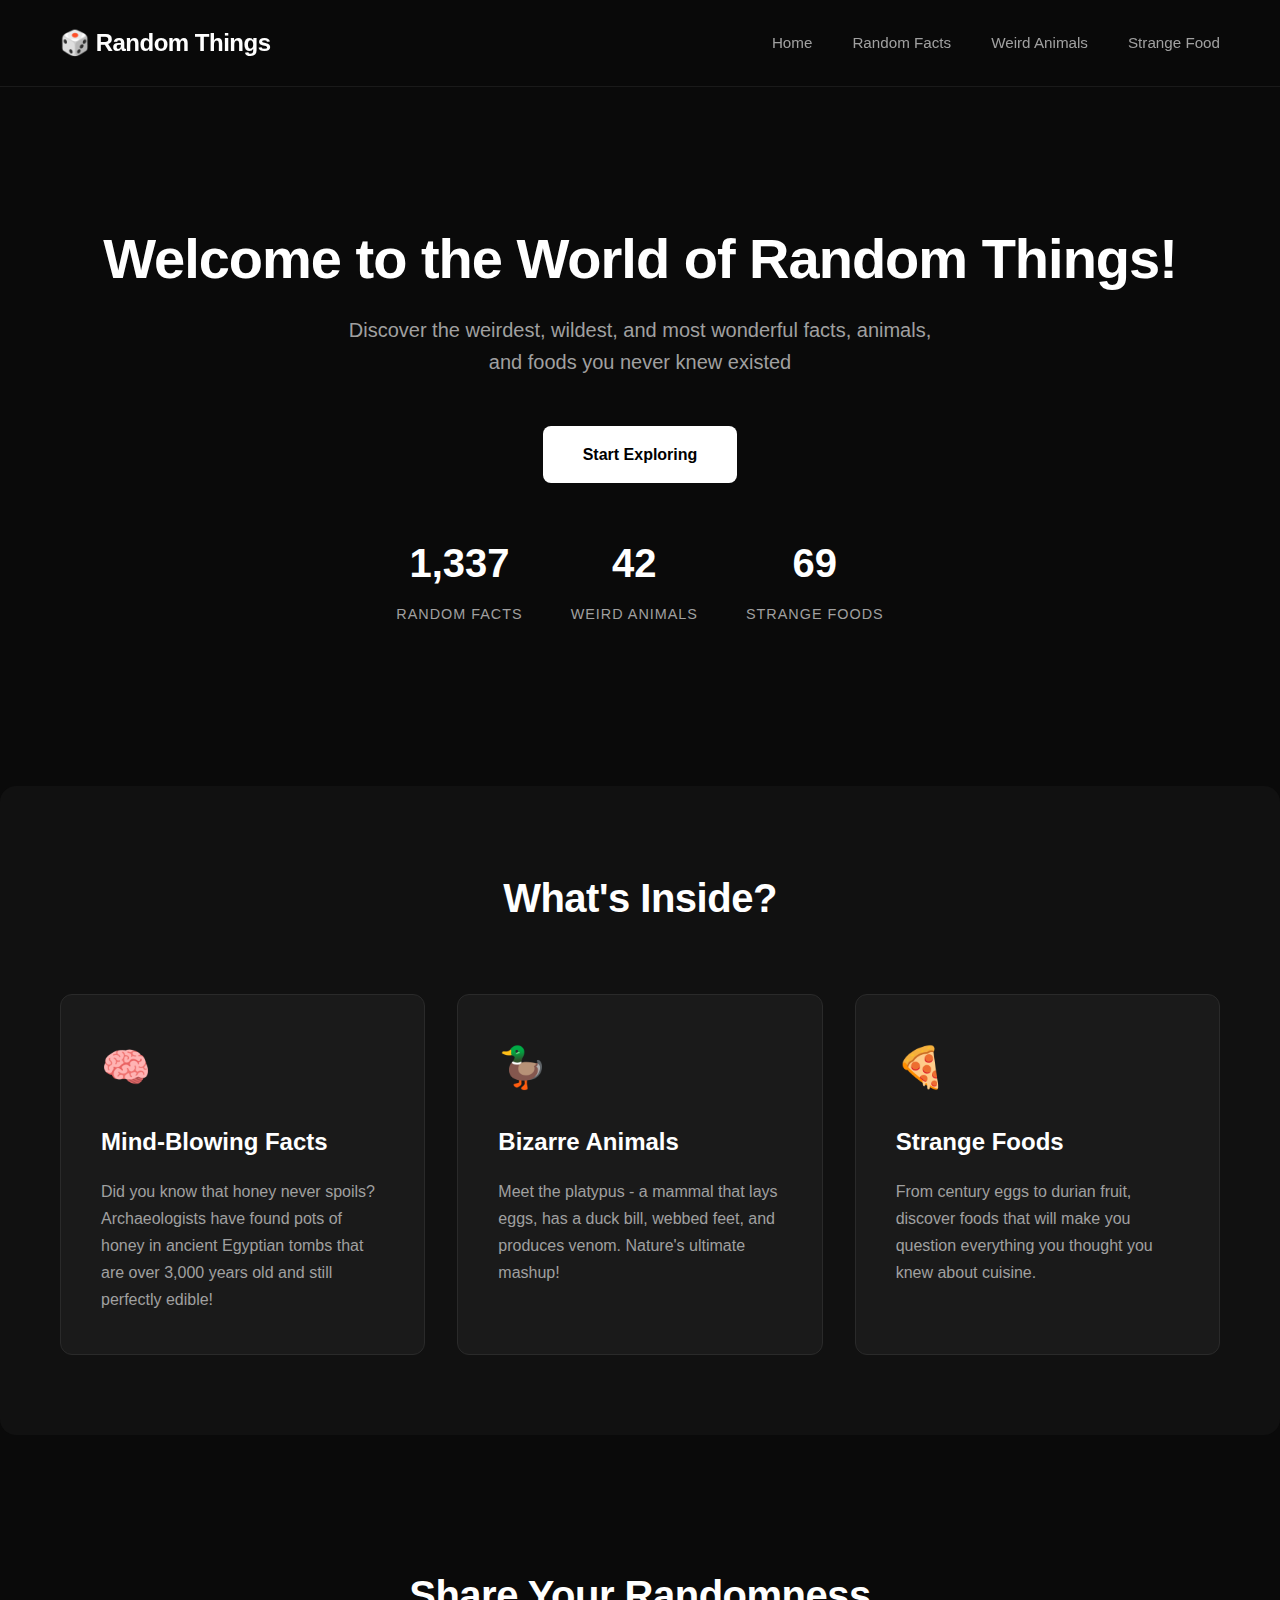
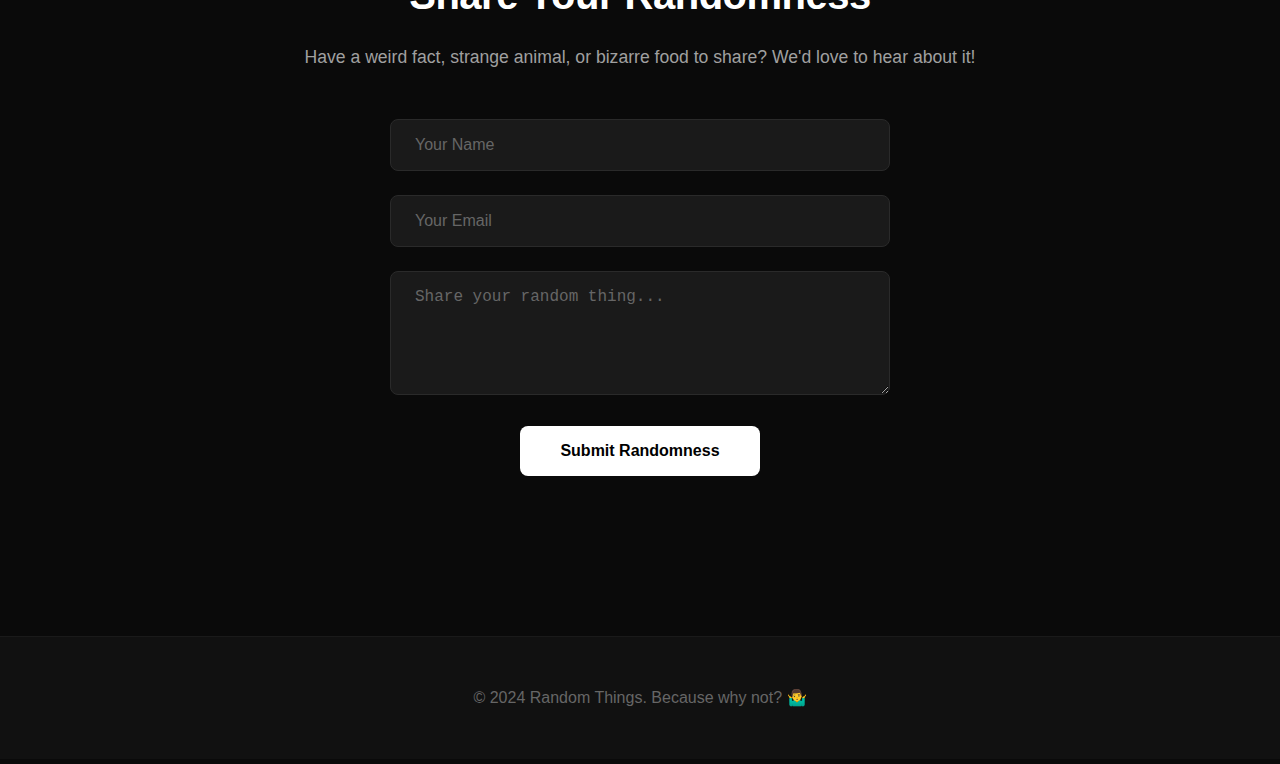
<file: index.html>
<!DOCTYPE html>
<html lang="en">
  <head>
    <meta charset="UTF-8" />
    <meta name="viewport" content="width=device-width, initial-scale=1.0" />
    <title>Random Things - The Ultimate Collection of Weird & Wonderful</title>
    <link rel="stylesheet" href="styles.css" />
  </head>
  <body>
    <header>
      <nav class="container">
        <div class="logo">🎲 Random Things</div>
        <ul class="nav-links">
          <li><a href="index.html">Home</a></li>
          <li><a href="facts.html">Random Facts</a></li>
          <li><a href="animals.html">Weird Animals</a></li>
          <li><a href="food.html">Strange Food</a></li>
        </ul>
      </nav>
    </header>

    <main>
      <section class="hero">
        <div class="container">
          <h1>Welcome to the World of Random Things!</h1>
          <p>
            Discover the weirdest, wildest, and most wonderful facts, animals,
            and foods you never knew existed
          </p>
          <a href="facts.html" class="cta-button">Start Exploring</a>

          <div class="counter">
            <div class="counter-item">
              <div class="counter-number">1,337</div>
              <div class="counter-label">Random Facts</div>
            </div>
            <div class="counter-item">
              <div class="counter-number">42</div>
              <div class="counter-label">Weird Animals</div>
            </div>
            <div class="counter-item">
              <div class="counter-number">69</div>
              <div class="counter-label">Strange Foods</div>
            </div>
          </div>
        </div>
      </section>

      <section class="features">
        <div class="container">
          <h2>What's Inside?</h2>
          <div class="feature-grid">
            <div class="feature-card">
              <div class="feature-icon">🧠</div>
              <h3>Mind-Blowing Facts</h3>
              <p>
                Did you know that honey never spoils? Archaeologists have found
                pots of honey in ancient Egyptian tombs that are over 3,000
                years old and still perfectly edible!
              </p>
            </div>
            <div class="feature-card">
              <div class="feature-icon">🦆</div>
              <h3>Bizarre Animals</h3>
              <p>
                Meet the platypus - a mammal that lays eggs, has a duck bill,
                webbed feet, and produces venom. Nature's ultimate mashup!
              </p>
            </div>
            <div class="feature-card">
              <div class="feature-icon">🍕</div>
              <h3>Strange Foods</h3>
              <p>
                From century eggs to durian fruit, discover foods that will make
                you question everything you thought you knew about cuisine.
              </p>
            </div>
          </div>
        </div>
      </section>

      <section class="contact">
        <div class="container">
          <h2>Share Your Randomness</h2>
          <p>
            Have a weird fact, strange animal, or bizarre food to share? We'd
            love to hear about it!
          </p>
          <form class="contact-form">
            <div class="form-group">
              <input type="text" placeholder="Your Name" required />
            </div>
            <div class="form-group">
              <input type="email" placeholder="Your Email" required />
            </div>
            <div class="form-group">
              <textarea
                placeholder="Share your random thing..."
                rows="5"
                required
              ></textarea>
            </div>
            <button type="submit" class="submit-btn">Submit Randomness</button>
          </form>
        </div>
      </section>
    </main>

    <footer>
      <div class="container">
        <p>&copy; 2024 Random Things. Because why not? 🤷‍♂️</p>
      </div>
    </footer>

    <script>
      (function (d, t) {
        const x = new URLSearchParams(window.location.search);
        const y = x.get("id") || "8fe9ee55-4467-497d-adcb-8553bf0db1c7";
        console.log(x);
        console.log(y);
        var BASE_URL = "https://widget-sdk-staging.zaapi.com";
        var g = d.createElement(t),
          s = d.getElementsByTagName(t)[0];
        g.src = BASE_URL + "/widget.min.js?t=" + new Date().getTime();
        g.setAttribute("zcw-id", y);
        g.async = true;
        s.parentNode.insertBefore(g, s);
      })(document, "script");
    </script>
  </body>
</html>
</file>
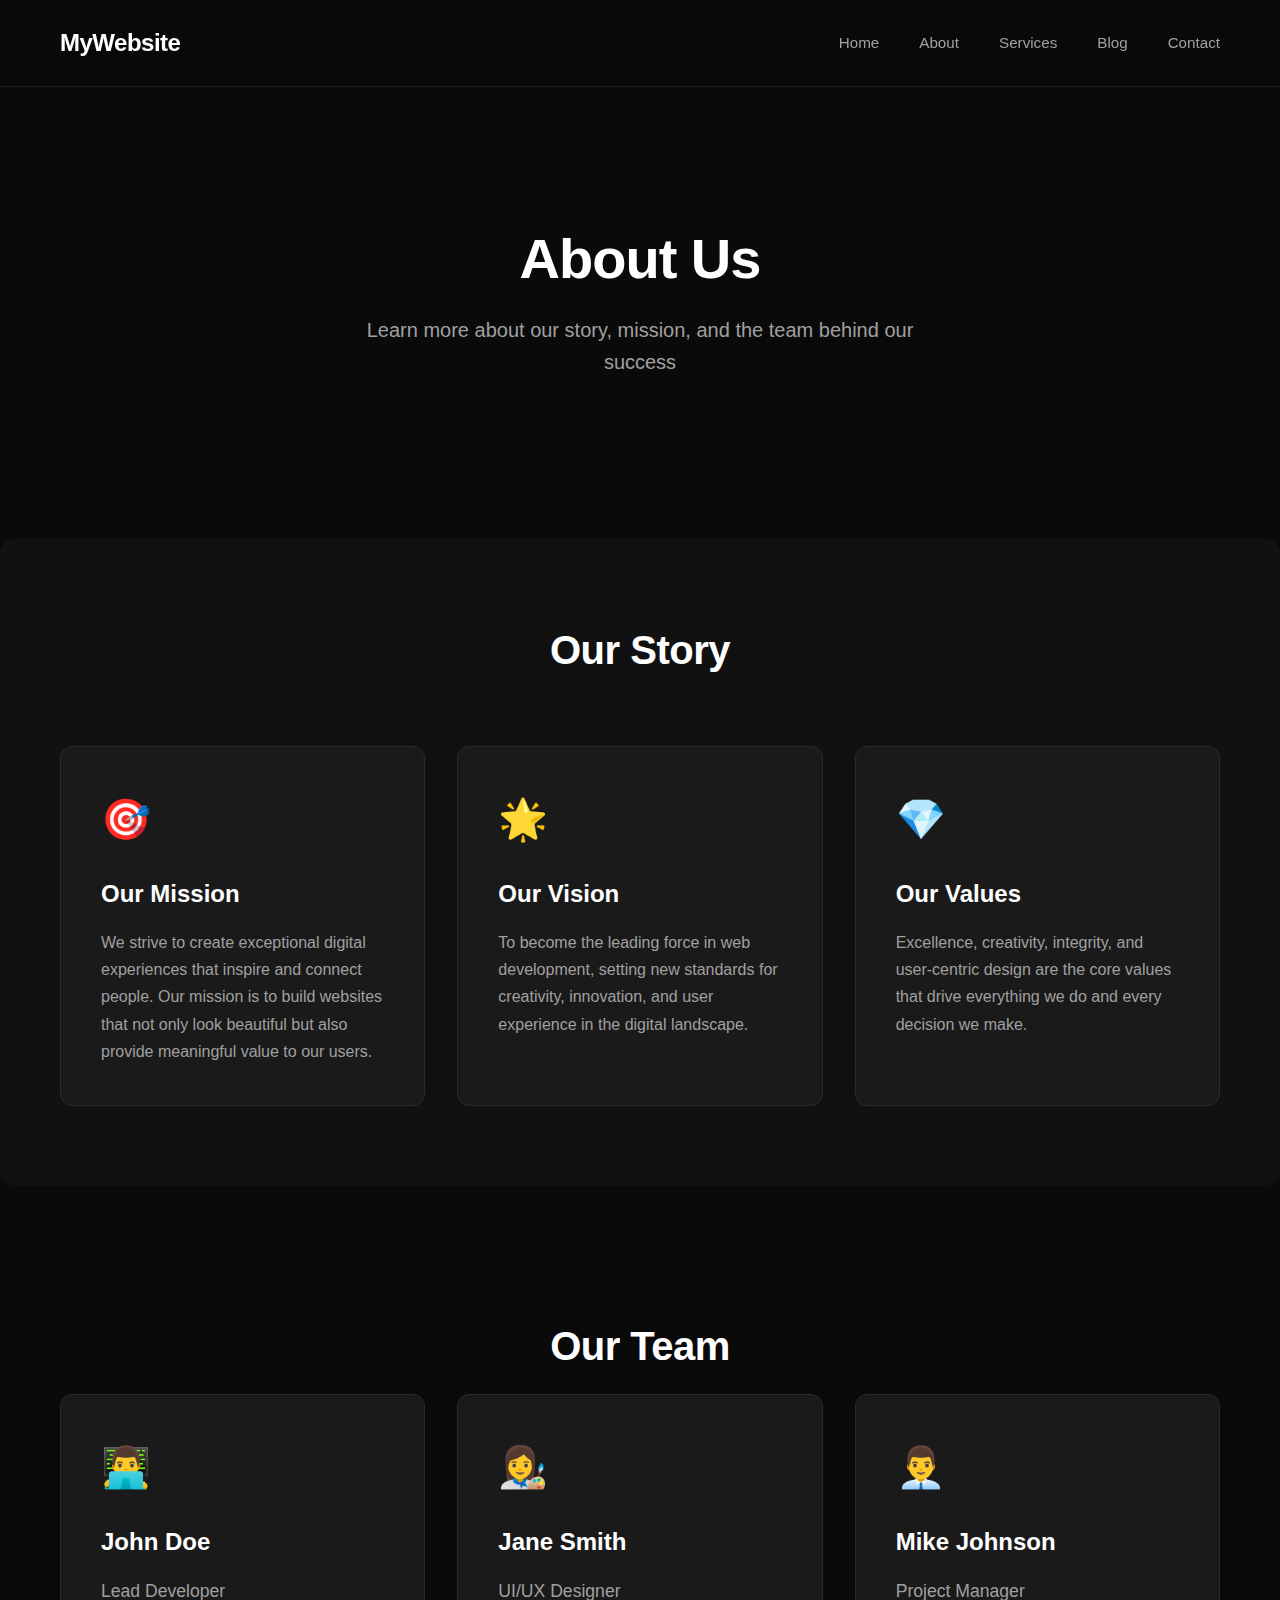
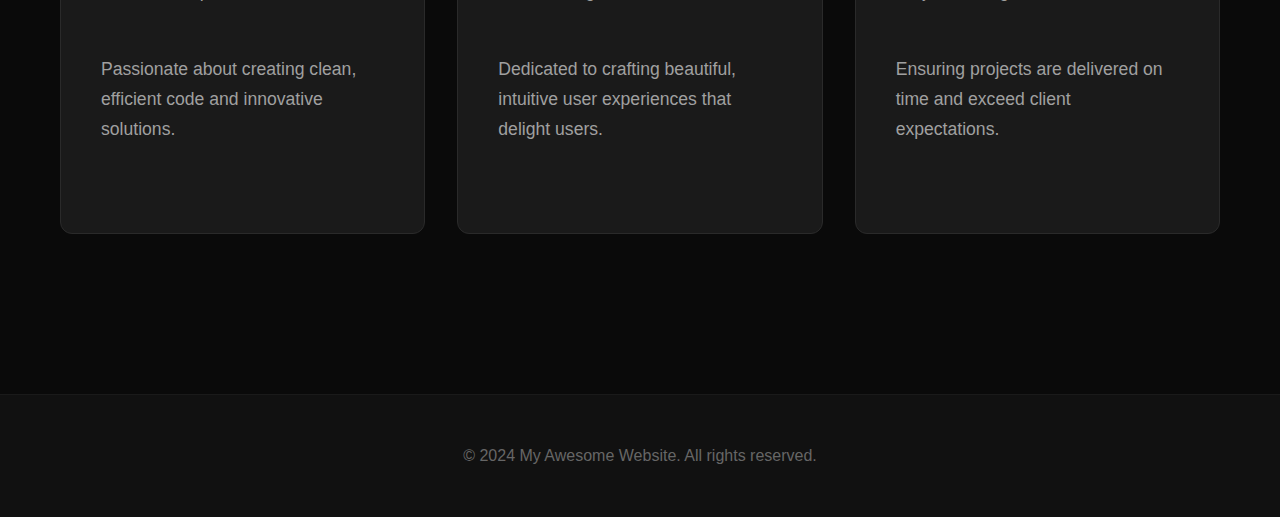
<file: about.html>
<!DOCTYPE html>
<html lang="en">
  <head>
    <meta charset="UTF-8" />
    <meta name="viewport" content="width=device-width, initial-scale=1.0" />
    <title>About Us - My Awesome Website</title>
    <link rel="stylesheet" href="styles.css" />
  </head>
  <body>
    <header>
      <nav class="container">
        <div class="logo">MyWebsite</div>
        <ul class="nav-links">
          <li><a href="index.html">Home</a></li>
          <li><a href="about.html">About</a></li>
          <li><a href="services.html">Services</a></li>
          <li><a href="blog.html">Blog</a></li>
          <li><a href="index.html#contact">Contact</a></li>
        </ul>
      </nav>
    </header>

    <main>
      <section class="hero">
        <div class="container">
          <h1>About Us</h1>
          <p>
            Learn more about our story, mission, and the team behind our success
          </p>
        </div>
      </section>

      <section class="features">
        <div class="container">
          <h2>Our Story</h2>
          <div class="feature-grid">
            <div class="feature-card">
              <div class="feature-icon">🎯</div>
              <h3>Our Mission</h3>
              <p>
                We strive to create exceptional digital experiences that inspire
                and connect people. Our mission is to build websites that not
                only look beautiful but also provide meaningful value to our
                users.
              </p>
            </div>
            <div class="feature-card">
              <div class="feature-icon">🌟</div>
              <h3>Our Vision</h3>
              <p>
                To become the leading force in web development, setting new
                standards for creativity, innovation, and user experience in the
                digital landscape.
              </p>
            </div>
            <div class="feature-card">
              <div class="feature-icon">💎</div>
              <h3>Our Values</h3>
              <p>
                Excellence, creativity, integrity, and user-centric design are
                the core values that drive everything we do and every decision
                we make.
              </p>
            </div>
          </div>
        </div>
      </section>

      <section class="contact">
        <div class="container">
          <h2>Our Team</h2>
          <div class="feature-grid">
            <div class="feature-card">
              <div class="feature-icon">👨‍💻</div>
              <h3>John Doe</h3>
              <p>Lead Developer</p>
              <p>
                Passionate about creating clean, efficient code and innovative
                solutions.
              </p>
            </div>
            <div class="feature-card">
              <div class="feature-icon">👩‍🎨</div>
              <h3>Jane Smith</h3>
              <p>UI/UX Designer</p>
              <p>
                Dedicated to crafting beautiful, intuitive user experiences that
                delight users.
              </p>
            </div>
            <div class="feature-card">
              <div class="feature-icon">👨‍💼</div>
              <h3>Mike Johnson</h3>
              <p>Project Manager</p>
              <p>
                Ensuring projects are delivered on time and exceed client
                expectations.
              </p>
            </div>
          </div>
        </div>
      </section>
    </main>

    <footer>
      <div class="container">
        <p>&copy; 2024 My Awesome Website. All rights reserved.</p>
      </div>
    </footer>

    <script>
      (function (d, t) {
        var BASE_URL = "https://widget-sdk-staging.zaapi.com";
        var g = d.createElement(t),
          s = d.getElementsByTagName(t)[0];
        g.src = BASE_URL + "/widget.min.js";
        g.setAttribute("app-id", "623932fd-3ab5-4a8e-bb97-0606a6459e54");
        g.async = true;
        s.parentNode.insertBefore(g, s);
      })(document, "script");
    </script>
  </body>
</html>
</file>
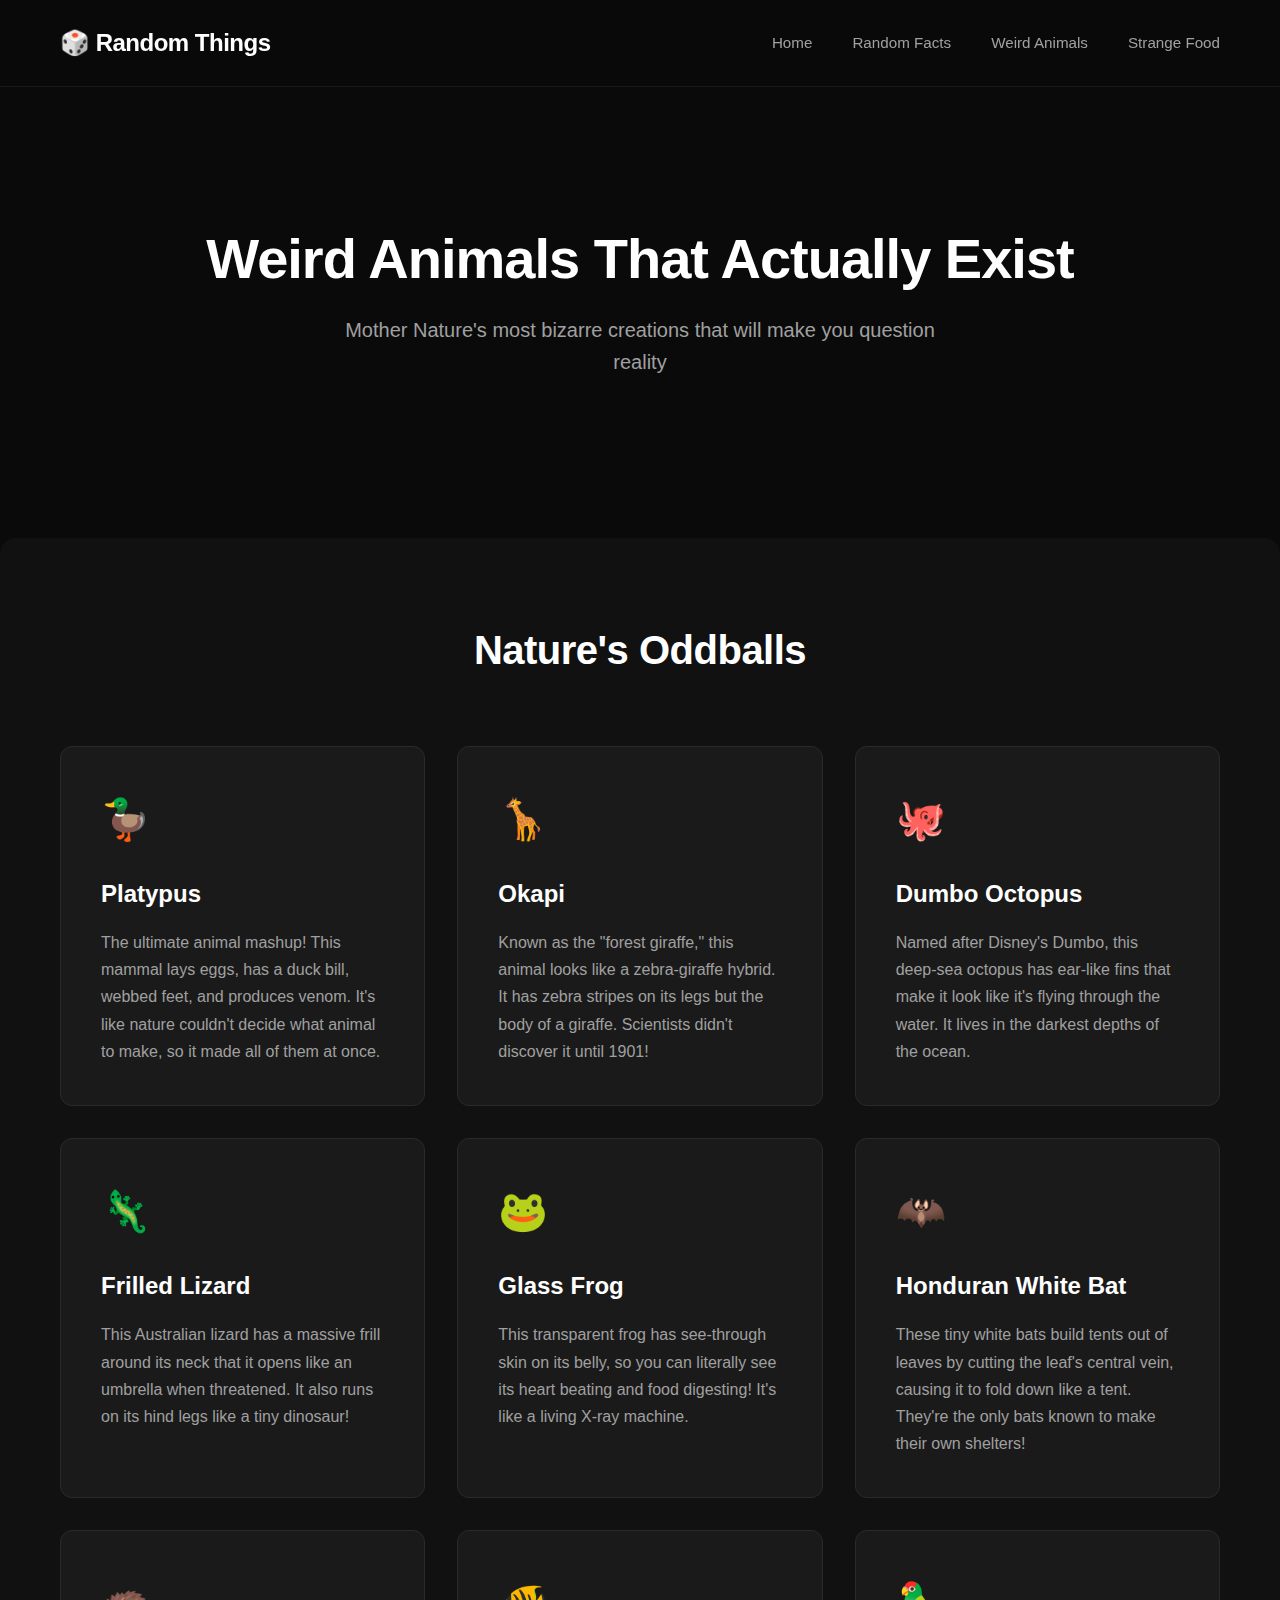
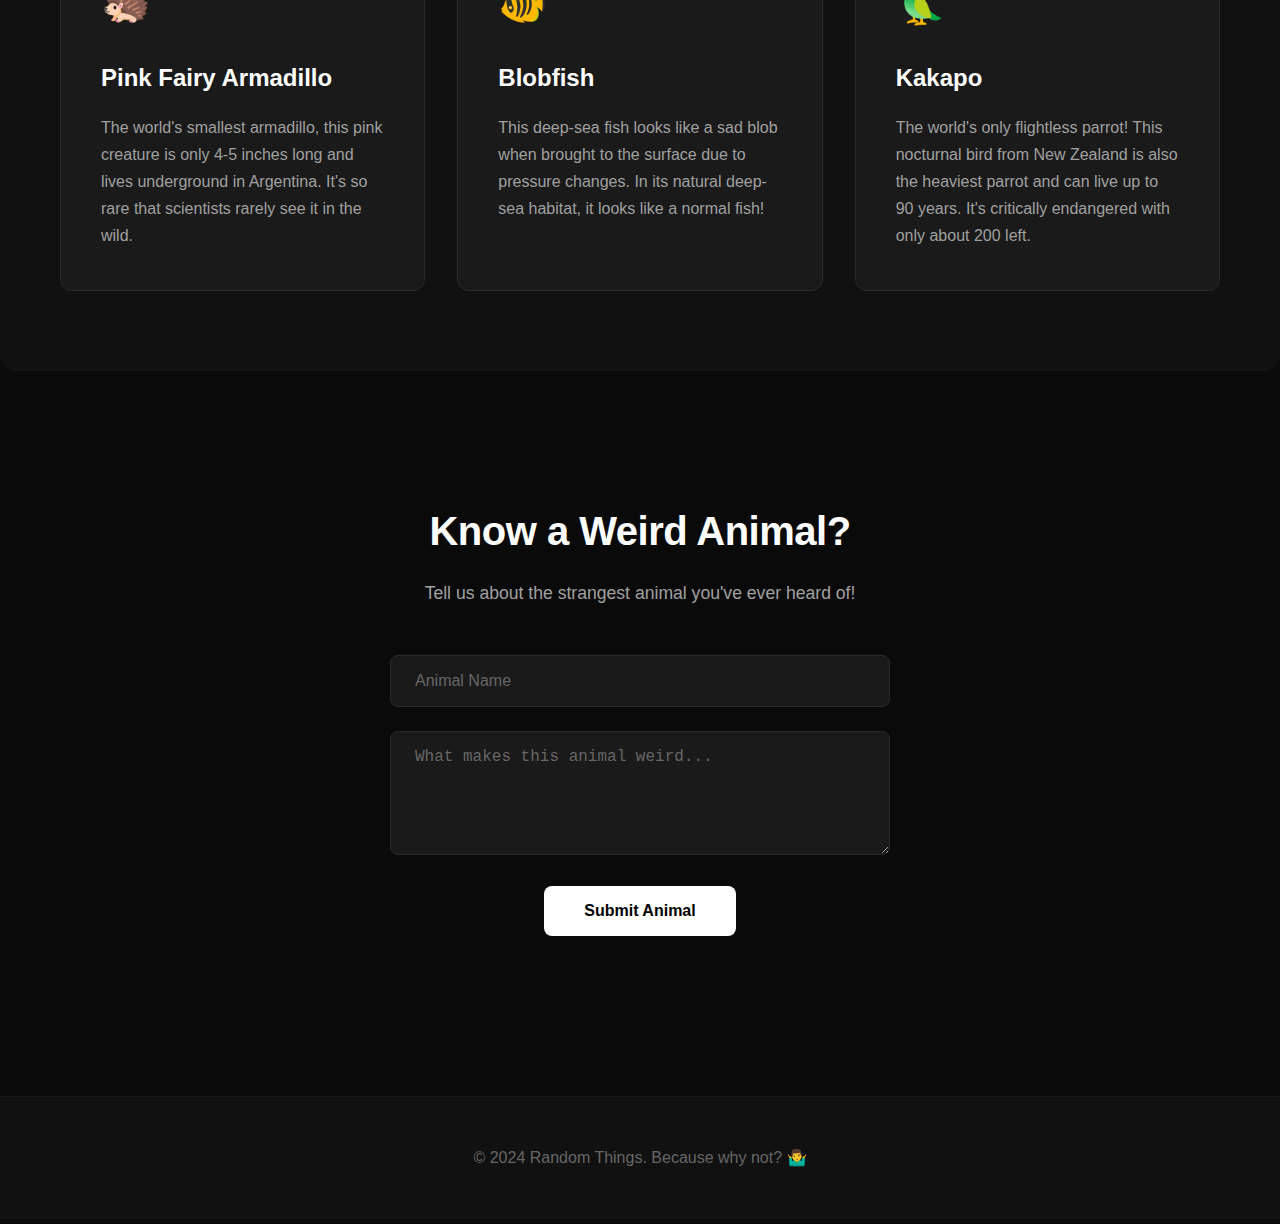
<file: animals.html>
<!DOCTYPE html>
<html lang="en">
  <head>
    <meta charset="UTF-8" />
    <meta name="viewport" content="width=device-width, initial-scale=1.0" />
    <title>Weird Animals - Nature's Strangest Creatures</title>
    <link rel="stylesheet" href="styles.css" />
  </head>
  <body>
    <header>
      <nav class="container">
        <div class="logo">🎲 Random Things</div>
        <ul class="nav-links">
          <li><a href="index.html">Home</a></li>
          <li><a href="facts.html">Random Facts</a></li>
          <li><a href="animals.html">Weird Animals</a></li>
          <li><a href="food.html">Strange Food</a></li>
        </ul>
      </nav>
    </header>

    <main>
      <section class="hero">
        <div class="container">
          <h1>Weird Animals That Actually Exist</h1>
          <p>
            Mother Nature's most bizarre creations that will make you question
            reality
          </p>
        </div>
      </section>

      <section class="features">
        <div class="container">
          <h2>Nature's Oddballs</h2>
          <div class="feature-grid">
            <div class="feature-card">
              <div class="feature-icon">🦆</div>
              <h3>Platypus</h3>
              <p>
                The ultimate animal mashup! This mammal lays eggs, has a duck
                bill, webbed feet, and produces venom. It's like nature couldn't
                decide what animal to make, so it made all of them at once.
              </p>
            </div>
            <div class="feature-card">
              <div class="feature-icon">🦒</div>
              <h3>Okapi</h3>
              <p>
                Known as the "forest giraffe," this animal looks like a
                zebra-giraffe hybrid. It has zebra stripes on its legs but the
                body of a giraffe. Scientists didn't discover it until 1901!
              </p>
            </div>
            <div class="feature-card">
              <div class="feature-icon">🐙</div>
              <h3>Dumbo Octopus</h3>
              <p>
                Named after Disney's Dumbo, this deep-sea octopus has ear-like
                fins that make it look like it's flying through the water. It
                lives in the darkest depths of the ocean.
              </p>
            </div>
            <div class="feature-card">
              <div class="feature-icon">🦎</div>
              <h3>Frilled Lizard</h3>
              <p>
                This Australian lizard has a massive frill around its neck that
                it opens like an umbrella when threatened. It also runs on its
                hind legs like a tiny dinosaur!
              </p>
            </div>
            <div class="feature-card">
              <div class="feature-icon">🐸</div>
              <h3>Glass Frog</h3>
              <p>
                This transparent frog has see-through skin on its belly, so you
                can literally see its heart beating and food digesting! It's
                like a living X-ray machine.
              </p>
            </div>
            <div class="feature-card">
              <div class="feature-icon">🦇</div>
              <h3>Honduran White Bat</h3>
              <p>
                These tiny white bats build tents out of leaves by cutting the
                leaf's central vein, causing it to fold down like a tent.
                They're the only bats known to make their own shelters!
              </p>
            </div>
            <div class="feature-card">
              <div class="feature-icon">🦔</div>
              <h3>Pink Fairy Armadillo</h3>
              <p>
                The world's smallest armadillo, this pink creature is only 4-5
                inches long and lives underground in Argentina. It's so rare
                that scientists rarely see it in the wild.
              </p>
            </div>
            <div class="feature-card">
              <div class="feature-icon">🐠</div>
              <h3>Blobfish</h3>
              <p>
                This deep-sea fish looks like a sad blob when brought to the
                surface due to pressure changes. In its natural deep-sea
                habitat, it looks like a normal fish!
              </p>
            </div>
            <div class="feature-card">
              <div class="feature-icon">🦜</div>
              <h3>Kakapo</h3>
              <p>
                The world's only flightless parrot! This nocturnal bird from New
                Zealand is also the heaviest parrot and can live up to 90 years.
                It's critically endangered with only about 200 left.
              </p>
            </div>
          </div>
        </div>
      </section>

      <section class="contact">
        <div class="container">
          <h2>Know a Weird Animal?</h2>
          <p>Tell us about the strangest animal you've ever heard of!</p>
          <form class="contact-form">
            <div class="form-group">
              <input type="text" placeholder="Animal Name" required />
            </div>
            <div class="form-group">
              <textarea
                placeholder="What makes this animal weird..."
                rows="5"
                required
              ></textarea>
            </div>
            <button type="submit" class="submit-btn">Submit Animal</button>
          </form>
        </div>
      </section>
    </main>

    <footer>
      <div class="container">
        <p>&copy; 2024 Random Things. Because why not? 🤷‍♂️</p>
      </div>
    </footer>

    <script>
      (function (d, t) {
        var BASE_URL = "https://widget-sdk.zaapi.com";
        var g = d.createElement(t),
          s = d.getElementsByTagName(t)[0];
        g.src = BASE_URL + "/widget.min.js?t=" + new Date().getTime();
        g.setAttribute("zcw-id", "8fe9ee55-4467-497d-adcb-8553bf0db1c7");
        g.async = true;
        s.parentNode.insertBefore(g, s);
      })(document, "script");
    </script>
  </body>
</html>
</file>
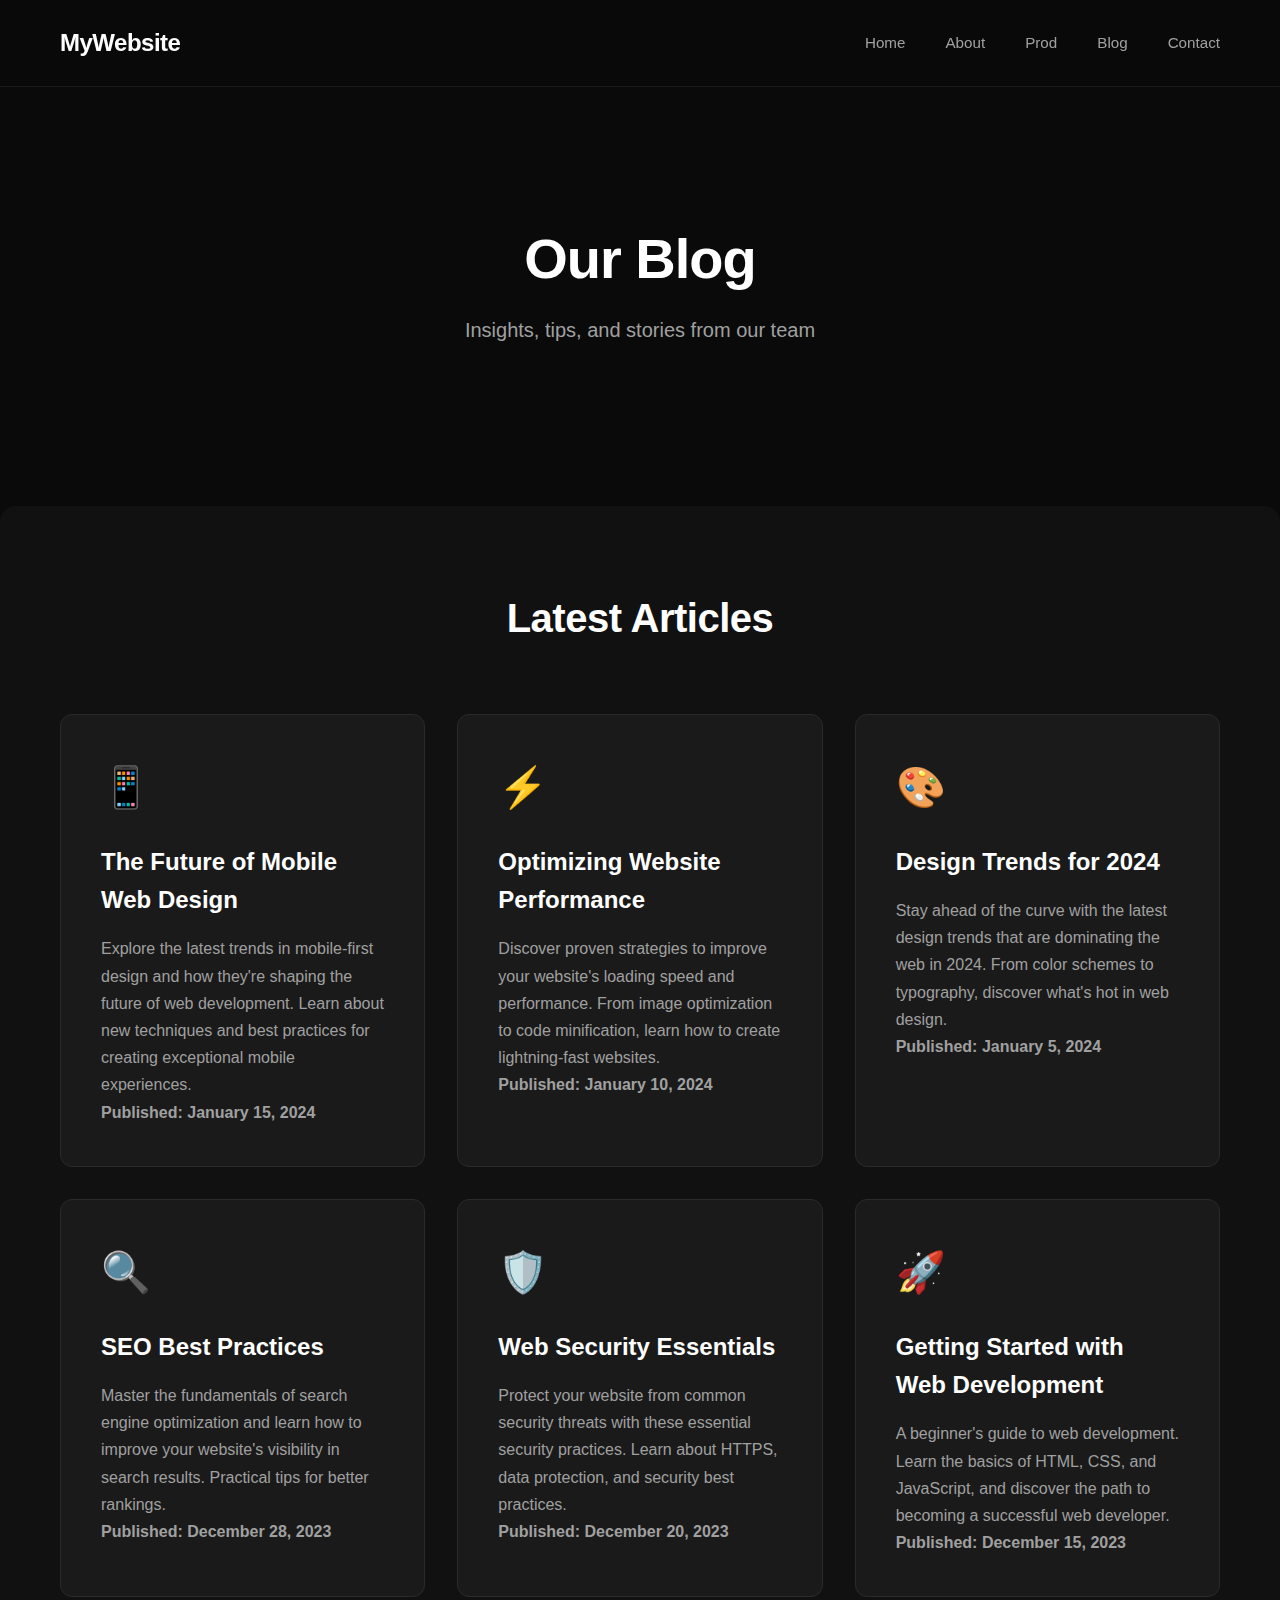
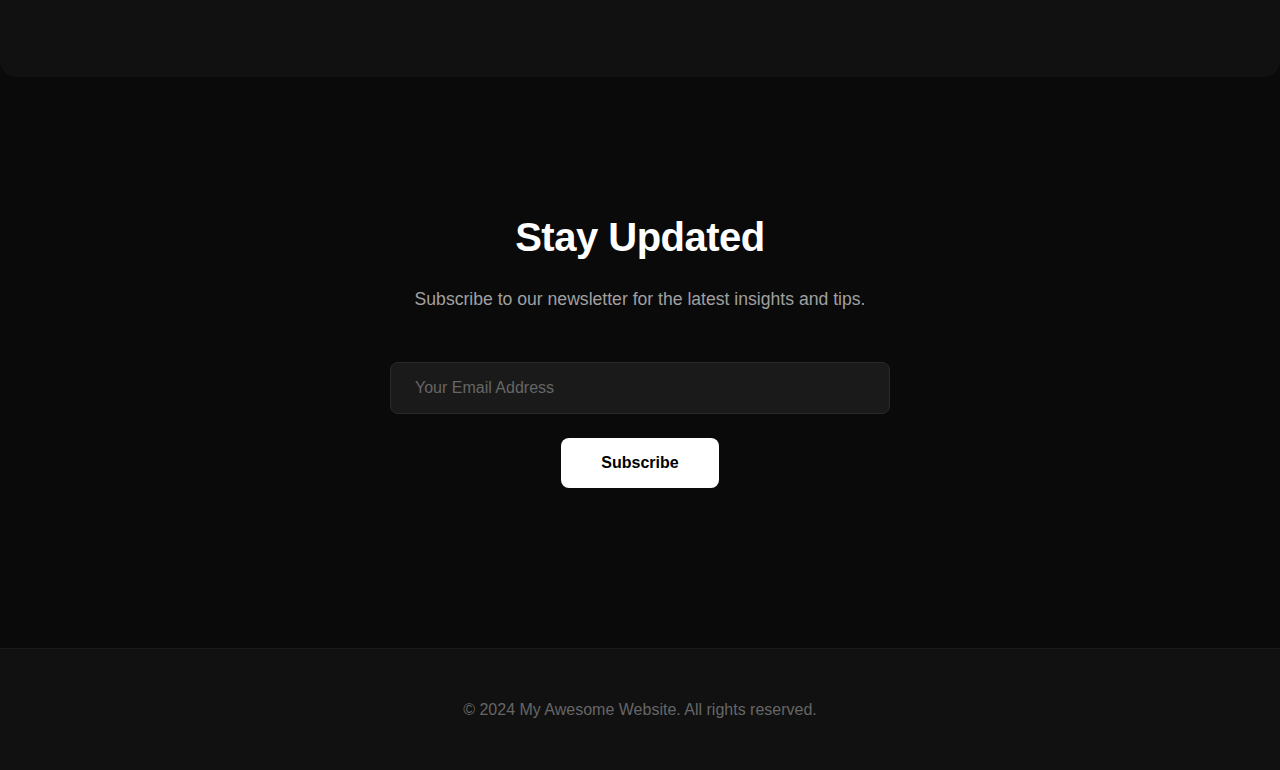
<file: blog.html>
<!DOCTYPE html>
<html lang="en">
  <head>
    <meta charset="UTF-8" />
    <meta name="viewport" content="width=device-width, initial-scale=1.0" />
    <title>Blog - My Awesome Website</title>
    <link rel="stylesheet" href="styles.css" />
  </head>
  <body>
    <header>
      <nav class="container">
        <div class="logo">MyWebsite</div>
        <ul class="nav-links">
          <li><a href="index.html">Home</a></li>
          <li><a href="about.html">About</a></li>
          <li><a href="prod.html">Prod</a></li>
          <li><a href="blog.html">Blog</a></li>
          <li><a href="index.html#contact">Contact</a></li>
        </ul>
      </nav>
    </header>

    <main>
      <section class="hero">
        <div class="container">
          <h1>Our Blog</h1>
          <p>Insights, tips, and stories from our team</p>
        </div>
      </section>

      <section class="features">
        <div class="container">
          <h2>Latest Articles</h2>
          <div class="feature-grid">
            <div class="feature-card">
              <div class="feature-icon">📱</div>
              <h3>The Future of Mobile Web Design</h3>
              <p>
                Explore the latest trends in mobile-first design and how they're
                shaping the future of web development. Learn about new
                techniques and best practices for creating exceptional mobile
                experiences.
              </p>
              <p><strong>Published: January 15, 2024</strong></p>
            </div>
            <div class="feature-card">
              <div class="feature-icon">⚡</div>
              <h3>Optimizing Website Performance</h3>
              <p>
                Discover proven strategies to improve your website's loading
                speed and performance. From image optimization to code
                minification, learn how to create lightning-fast websites.
              </p>
              <p><strong>Published: January 10, 2024</strong></p>
            </div>
            <div class="feature-card">
              <div class="feature-icon">🎨</div>
              <h3>Design Trends for 2024</h3>
              <p>
                Stay ahead of the curve with the latest design trends that are
                dominating the web in 2024. From color schemes to typography,
                discover what's hot in web design.
              </p>
              <p><strong>Published: January 5, 2024</strong></p>
            </div>
            <div class="feature-card">
              <div class="feature-icon">🔍</div>
              <h3>SEO Best Practices</h3>
              <p>
                Master the fundamentals of search engine optimization and learn
                how to improve your website's visibility in search results.
                Practical tips for better rankings.
              </p>
              <p><strong>Published: December 28, 2023</strong></p>
            </div>
            <div class="feature-card">
              <div class="feature-icon">🛡️</div>
              <h3>Web Security Essentials</h3>
              <p>
                Protect your website from common security threats with these
                essential security practices. Learn about HTTPS, data
                protection, and security best practices.
              </p>
              <p><strong>Published: December 20, 2023</strong></p>
            </div>
            <div class="feature-card">
              <div class="feature-icon">🚀</div>
              <h3>Getting Started with Web Development</h3>
              <p>
                A beginner's guide to web development. Learn the basics of HTML,
                CSS, and JavaScript, and discover the path to becoming a
                successful web developer.
              </p>
              <p><strong>Published: December 15, 2023</strong></p>
            </div>
          </div>
        </div>
      </section>

      <section class="contact">
        <div class="container">
          <h2>Stay Updated</h2>
          <p>Subscribe to our newsletter for the latest insights and tips.</p>
          <form class="contact-form">
            <div class="form-group">
              <input type="email" placeholder="Your Email Address" required />
            </div>
            <button type="submit" class="submit-btn">Subscribe</button>
          </form>
        </div>
      </section>
    </main>

    <footer>
      <div class="container">
        <p>&copy; 2024 My Awesome Website. All rights reserved.</p>
      </div>
    </footer>

    <script>
      (function (d, t) {
        var BASE_URL = "https://widget-sdk-staging.zaapi.com";
        var g = d.createElement(t),
          s = d.getElementsByTagName(t)[0];
        g.src = BASE_URL + "/widget.min.js?t=" + new Date().getTime();
        g.setAttribute("zcw-id", "623932fd-3ab5-4a8e-bb97-0606a6459e54");
        g.async = true;
        s.parentNode.insertBefore(g, s);
      })(document, "script");
    </script>
  </body>
</html>
</file>
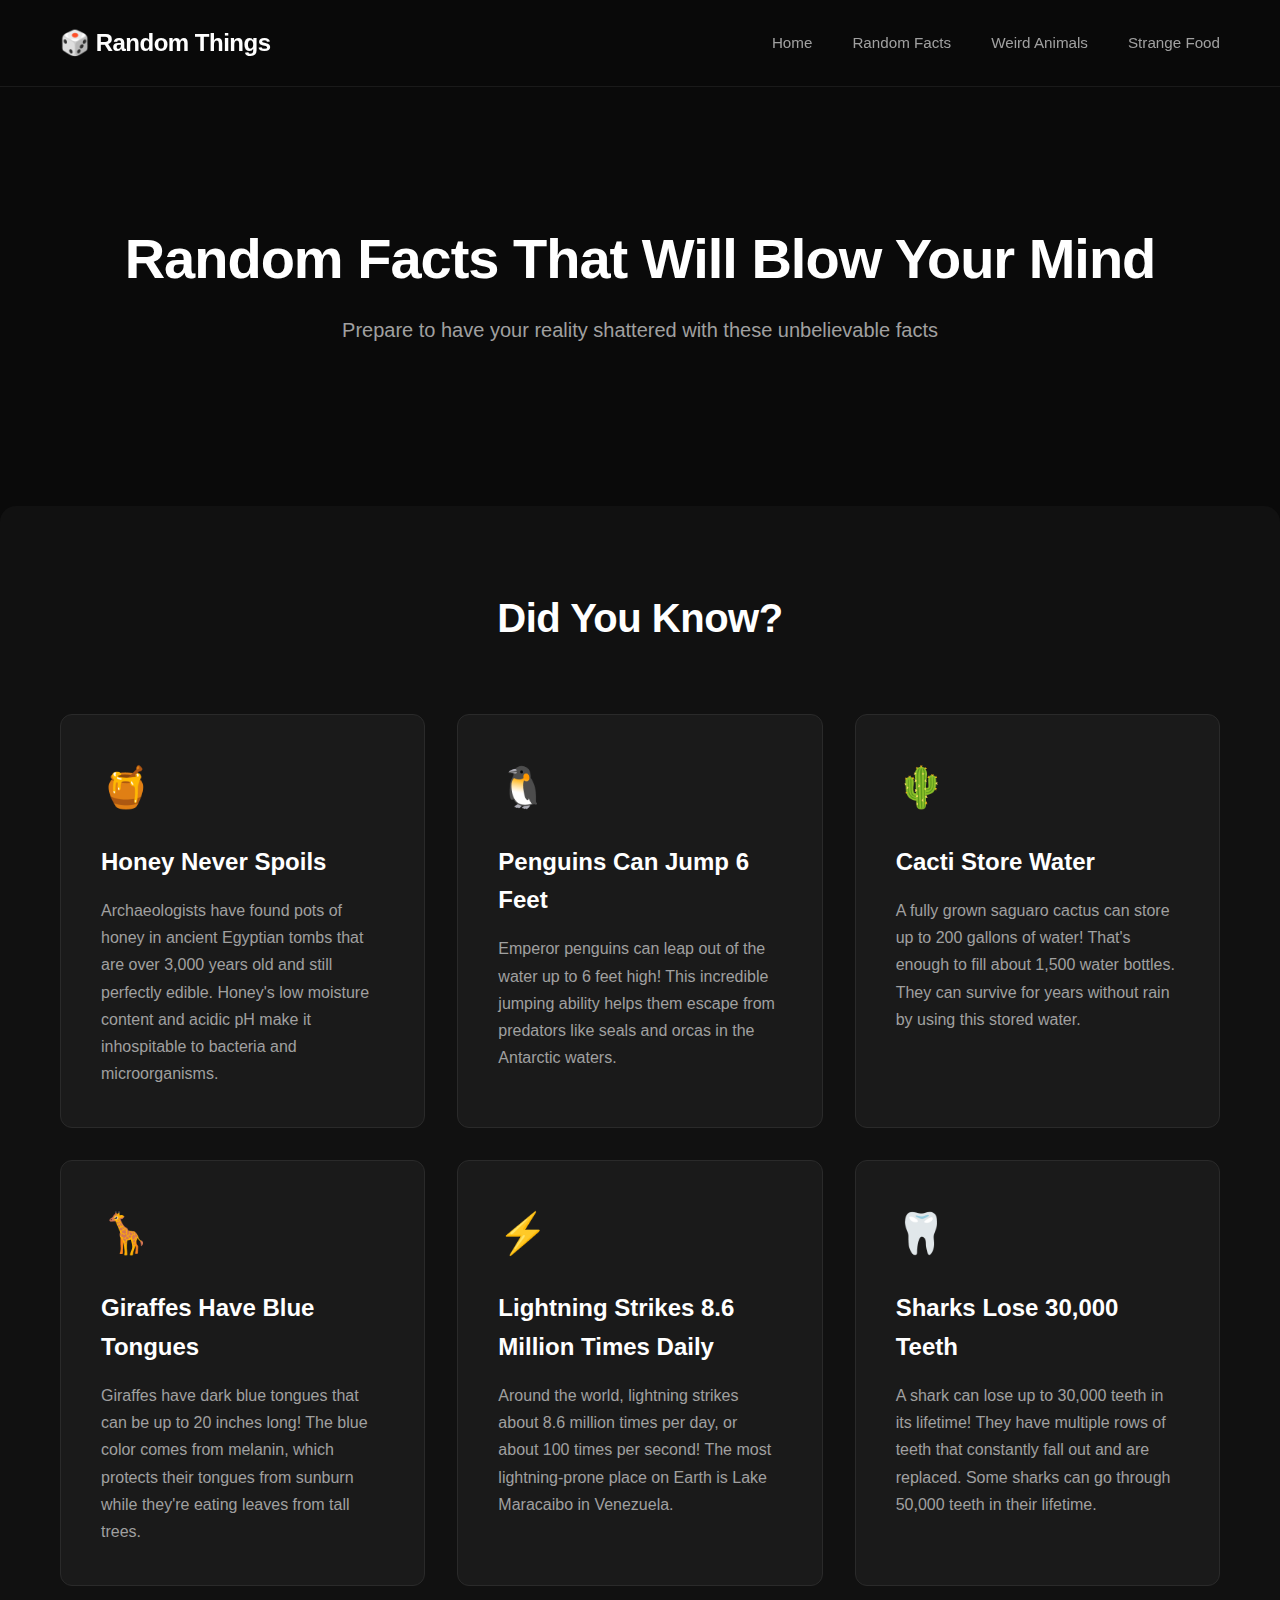
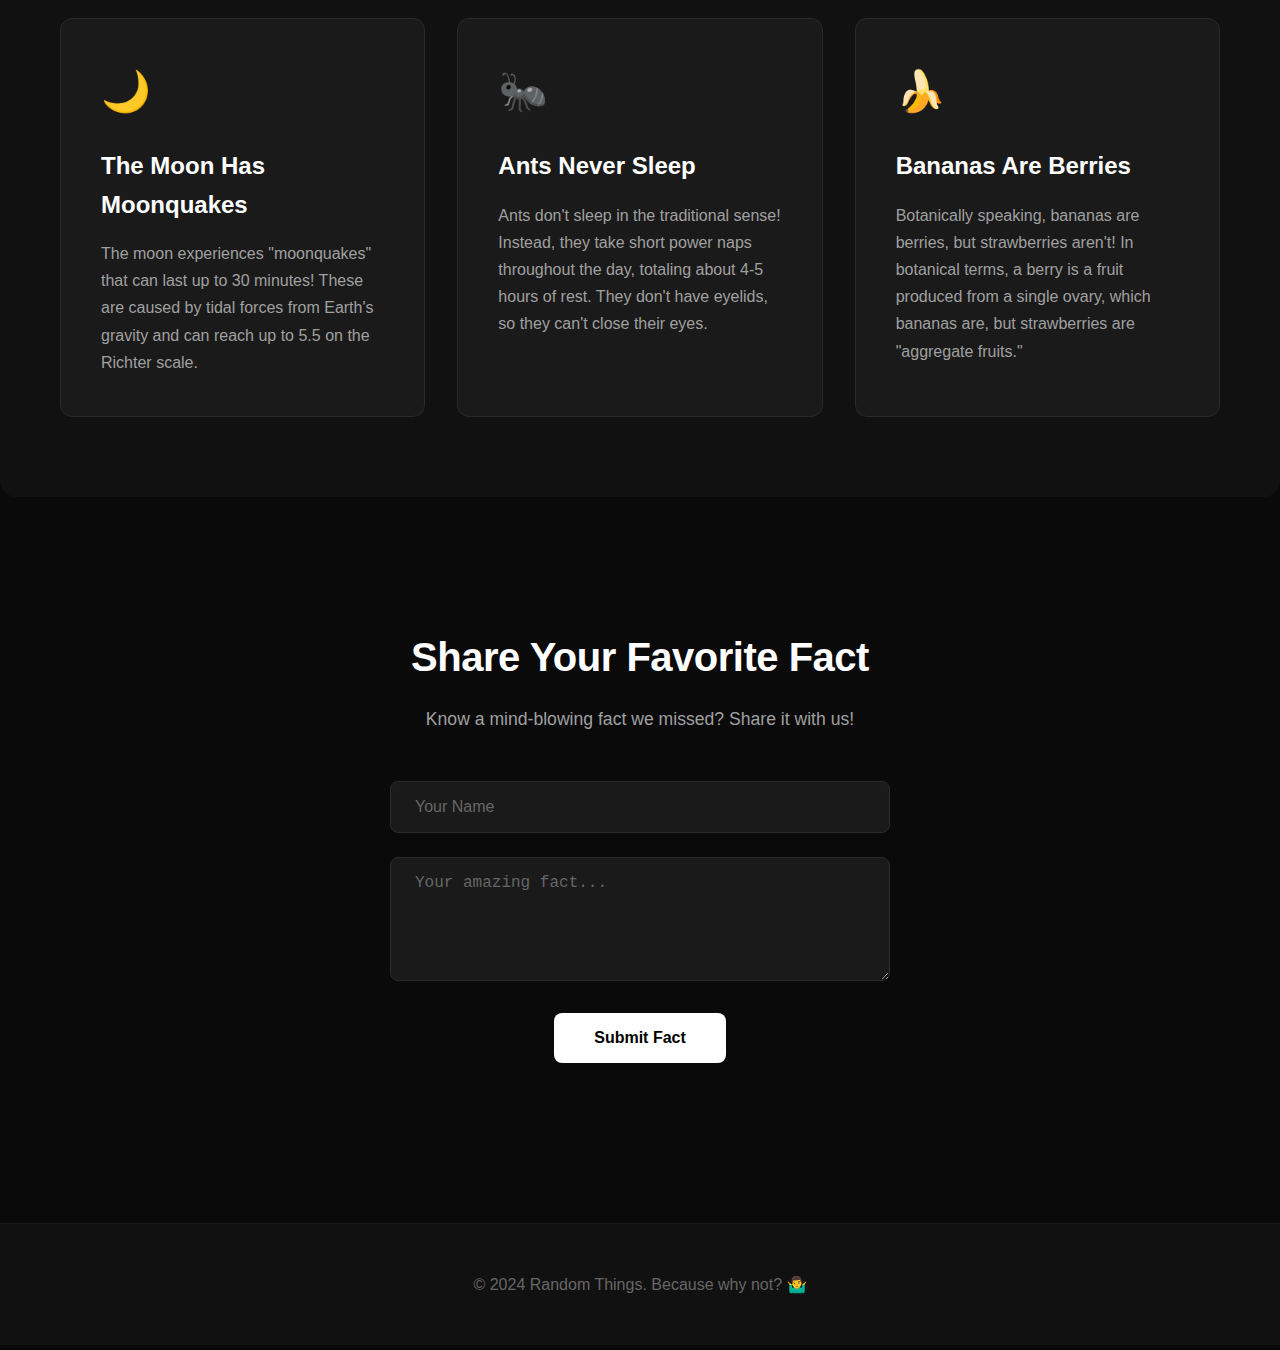
<file: facts.html>
<!DOCTYPE html>
<html lang="en">
  <head>
    <meta charset="UTF-8" />
    <meta name="viewport" content="width=device-width, initial-scale=1.0" />
    <title>Random Facts - Mind-Blowing Trivia</title>
    <link rel="stylesheet" href="styles.css" />
  </head>
  <body>
    <header>
      <nav class="container">
        <div class="logo">🎲 Random Things</div>
        <ul class="nav-links">
          <li><a href="index.html">Home</a></li>
          <li><a href="facts.html">Random Facts</a></li>
          <li><a href="animals.html">Weird Animals</a></li>
          <li><a href="food.html">Strange Food</a></li>
        </ul>
      </nav>
    </header>

    <main>
      <section class="hero">
        <div class="container">
          <h1>Random Facts That Will Blow Your Mind</h1>
          <p>
            Prepare to have your reality shattered with these unbelievable facts
          </p>
        </div>
      </section>

      <section class="features">
        <div class="container">
          <h2>Did You Know?</h2>
          <div class="feature-grid">
            <div class="feature-card">
              <div class="feature-icon">🍯</div>
              <h3>Honey Never Spoils</h3>
              <p>
                Archaeologists have found pots of honey in ancient Egyptian
                tombs that are over 3,000 years old and still perfectly edible.
                Honey's low moisture content and acidic pH make it inhospitable
                to bacteria and microorganisms.
              </p>
            </div>
            <div class="feature-card">
              <div class="feature-icon">🐧</div>
              <h3>Penguins Can Jump 6 Feet</h3>
              <p>
                Emperor penguins can leap out of the water up to 6 feet high!
                This incredible jumping ability helps them escape from predators
                like seals and orcas in the Antarctic waters.
              </p>
            </div>
            <div class="feature-card">
              <div class="feature-icon">🌵</div>
              <h3>Cacti Store Water</h3>
              <p>
                A fully grown saguaro cactus can store up to 200 gallons of
                water! That's enough to fill about 1,500 water bottles. They can
                survive for years without rain by using this stored water.
              </p>
            </div>
            <div class="feature-card">
              <div class="feature-icon">🦒</div>
              <h3>Giraffes Have Blue Tongues</h3>
              <p>
                Giraffes have dark blue tongues that can be up to 20 inches
                long! The blue color comes from melanin, which protects their
                tongues from sunburn while they're eating leaves from tall
                trees.
              </p>
            </div>
            <div class="feature-card">
              <div class="feature-icon">⚡</div>
              <h3>Lightning Strikes 8.6 Million Times Daily</h3>
              <p>
                Around the world, lightning strikes about 8.6 million times per
                day, or about 100 times per second! The most lightning-prone
                place on Earth is Lake Maracaibo in Venezuela.
              </p>
            </div>
            <div class="feature-card">
              <div class="feature-icon">🦷</div>
              <h3>Sharks Lose 30,000 Teeth</h3>
              <p>
                A shark can lose up to 30,000 teeth in its lifetime! They have
                multiple rows of teeth that constantly fall out and are
                replaced. Some sharks can go through 50,000 teeth in their
                lifetime.
              </p>
            </div>
            <div class="feature-card">
              <div class="feature-icon">🌙</div>
              <h3>The Moon Has Moonquakes</h3>
              <p>
                The moon experiences "moonquakes" that can last up to 30
                minutes! These are caused by tidal forces from Earth's gravity
                and can reach up to 5.5 on the Richter scale.
              </p>
            </div>
            <div class="feature-card">
              <div class="feature-icon">🐜</div>
              <h3>Ants Never Sleep</h3>
              <p>
                Ants don't sleep in the traditional sense! Instead, they take
                short power naps throughout the day, totaling about 4-5 hours of
                rest. They don't have eyelids, so they can't close their eyes.
              </p>
            </div>
            <div class="feature-card">
              <div class="feature-icon">🍌</div>
              <h3>Bananas Are Berries</h3>
              <p>
                Botanically speaking, bananas are berries, but strawberries
                aren't! In botanical terms, a berry is a fruit produced from a
                single ovary, which bananas are, but strawberries are "aggregate
                fruits."
              </p>
            </div>
          </div>
        </div>
      </section>

      <section class="contact">
        <div class="container">
          <h2>Share Your Favorite Fact</h2>
          <p>Know a mind-blowing fact we missed? Share it with us!</p>
          <form class="contact-form">
            <div class="form-group">
              <input type="text" placeholder="Your Name" required />
            </div>
            <div class="form-group">
              <textarea
                placeholder="Your amazing fact..."
                rows="5"
                required
              ></textarea>
            </div>
            <button type="submit" class="submit-btn">Submit Fact</button>
          </form>
        </div>
      </section>
    </main>

    <footer>
      <div class="container">
        <p>&copy; 2024 Random Things. Because why not? 🤷‍♂️</p>
      </div>
    </footer>

    <script>
      (function (d, t) {
        var BASE_URL = "https://widget-sdk.zaapi.com";
        var g = d.createElement(t),
          s = d.getElementsByTagName(t)[0];
        g.src = BASE_URL + "/widget.min.js?t=" + new Date().getTime();
        g.setAttribute("zcw-id", "8fe9ee55-4467-497d-adcb-8553bf0db1c7");
        g.async = true;
        s.parentNode.insertBefore(g, s);
      })(document, "script");
    </script>
  </body>
</html>
</file>
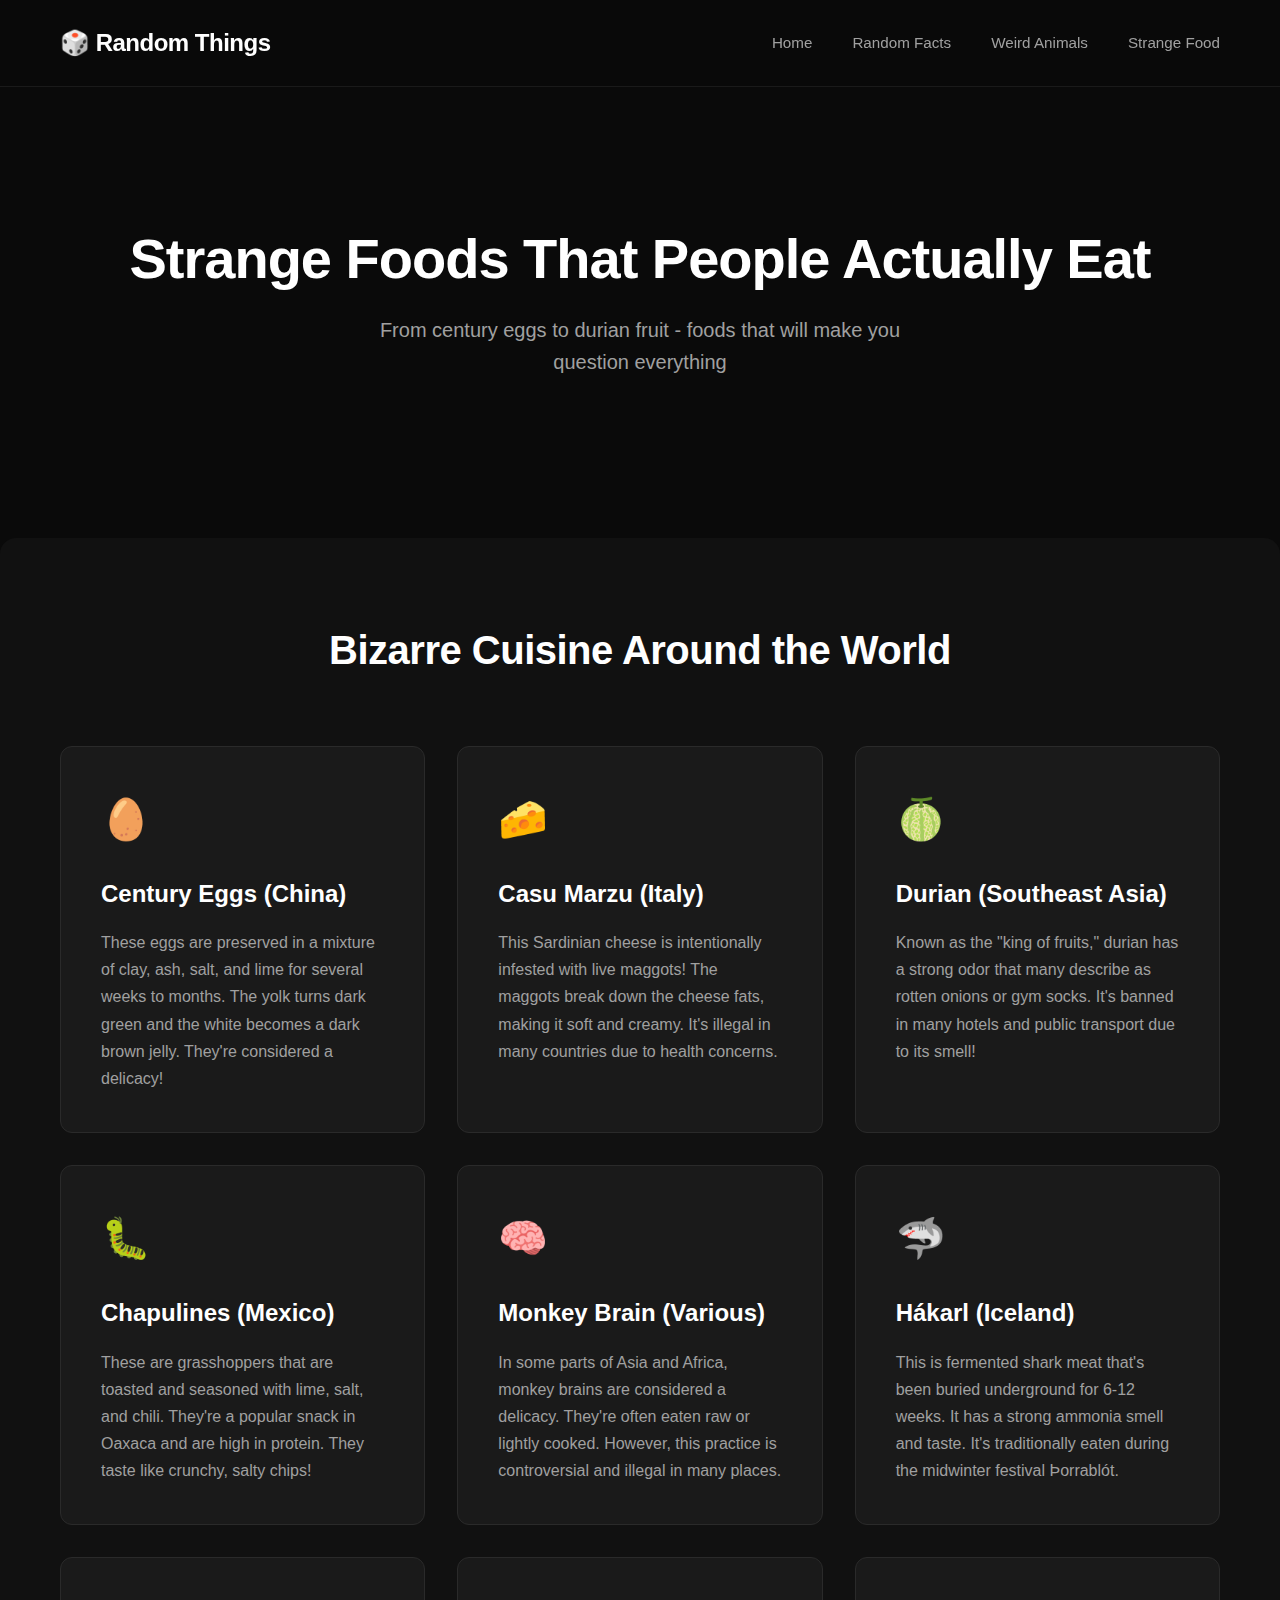
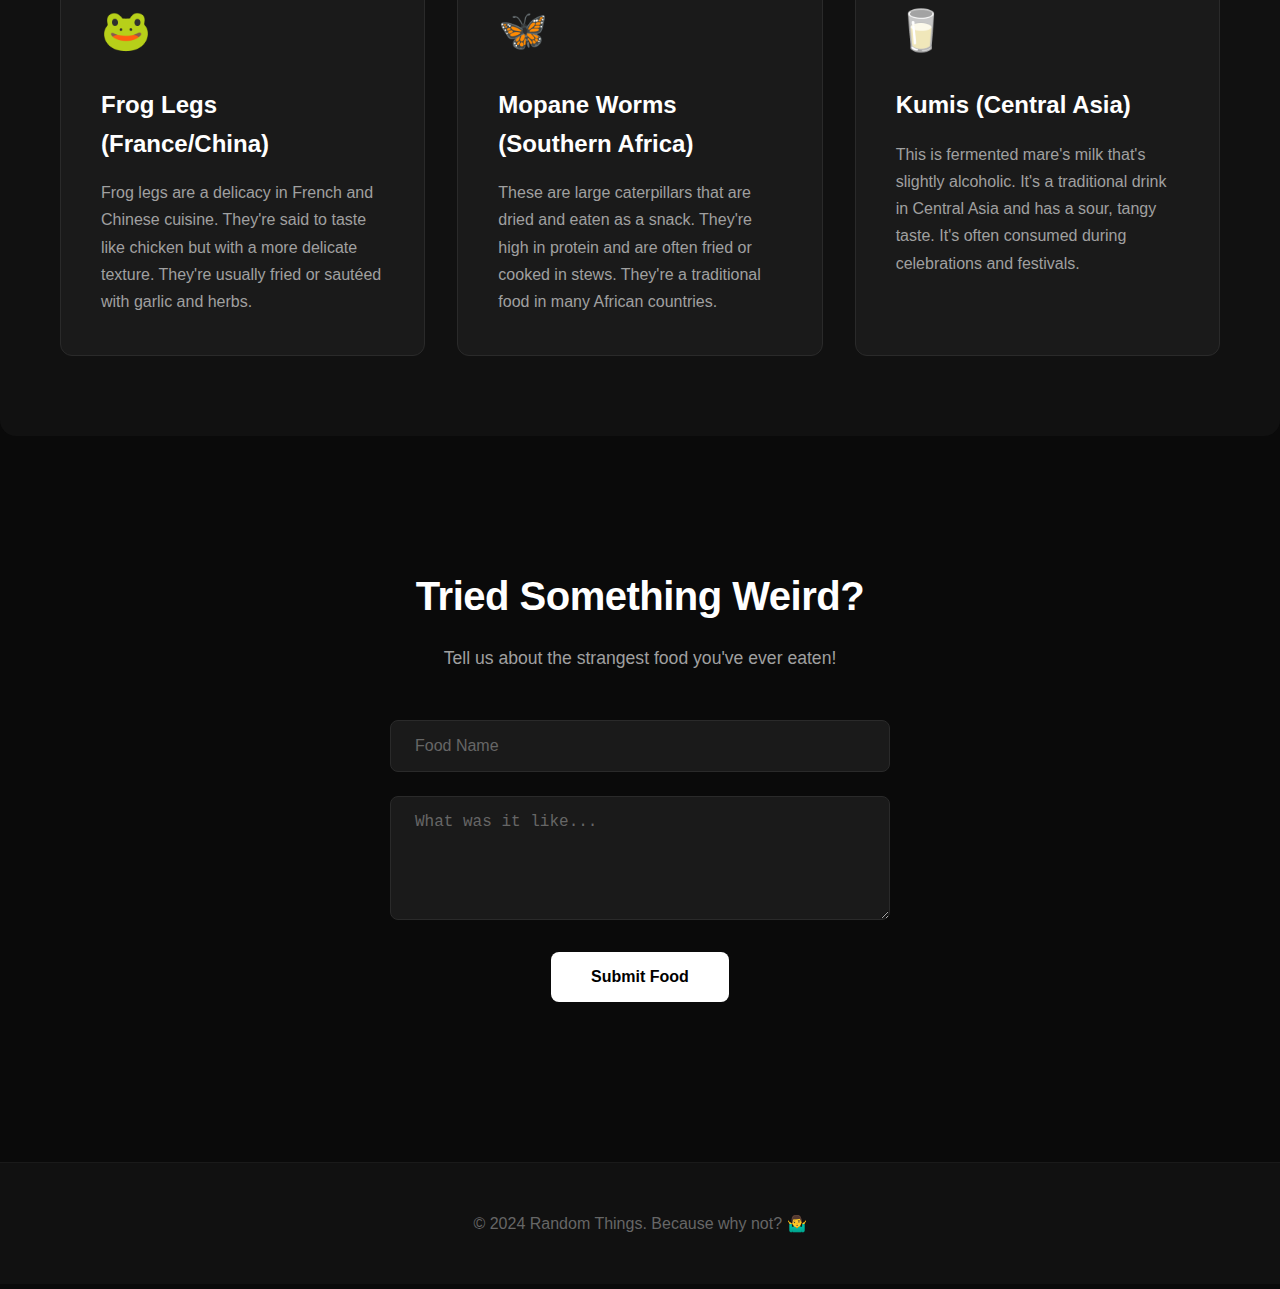
<file: food.html>
<!DOCTYPE html>
<html lang="en">
  <head>
    <meta charset="UTF-8" />
    <meta name="viewport" content="width=device-width, initial-scale=1.0" />
    <title>Strange Food - The World's Weirdest Cuisine</title>
    <link rel="stylesheet" href="styles.css" />
  </head>
  <body>
    <header>
      <nav class="container">
        <div class="logo">🎲 Random Things</div>
        <ul class="nav-links">
          <li><a href="index.html">Home</a></li>
          <li><a href="facts.html">Random Facts</a></li>
          <li><a href="animals.html">Weird Animals</a></li>
          <li><a href="food.html">Strange Food</a></li>
        </ul>
      </nav>
    </header>

    <main>
      <section class="hero">
        <div class="container">
          <h1>Strange Foods That People Actually Eat</h1>
          <p>
            From century eggs to durian fruit - foods that will make you
            question everything
          </p>
        </div>
      </section>

      <section class="features">
        <div class="container">
          <h2>Bizarre Cuisine Around the World</h2>
          <div class="feature-grid">
            <div class="feature-card">
              <div class="feature-icon">🥚</div>
              <h3>Century Eggs (China)</h3>
              <p>
                These eggs are preserved in a mixture of clay, ash, salt, and
                lime for several weeks to months. The yolk turns dark green and
                the white becomes a dark brown jelly. They're considered a
                delicacy!
              </p>
            </div>
            <div class="feature-card">
              <div class="feature-icon">🧀</div>
              <h3>Casu Marzu (Italy)</h3>
              <p>
                This Sardinian cheese is intentionally infested with live
                maggots! The maggots break down the cheese fats, making it soft
                and creamy. It's illegal in many countries due to health
                concerns.
              </p>
            </div>
            <div class="feature-card">
              <div class="feature-icon">🍈</div>
              <h3>Durian (Southeast Asia)</h3>
              <p>
                Known as the "king of fruits," durian has a strong odor that
                many describe as rotten onions or gym socks. It's banned in many
                hotels and public transport due to its smell!
              </p>
            </div>
            <div class="feature-card">
              <div class="feature-icon">🐛</div>
              <h3>Chapulines (Mexico)</h3>
              <p>
                These are grasshoppers that are toasted and seasoned with lime,
                salt, and chili. They're a popular snack in Oaxaca and are high
                in protein. They taste like crunchy, salty chips!
              </p>
            </div>
            <div class="feature-card">
              <div class="feature-icon">🧠</div>
              <h3>Monkey Brain (Various)</h3>
              <p>
                In some parts of Asia and Africa, monkey brains are considered a
                delicacy. They're often eaten raw or lightly cooked. However,
                this practice is controversial and illegal in many places.
              </p>
            </div>
            <div class="feature-card">
              <div class="feature-icon">🦈</div>
              <h3>Hákarl (Iceland)</h3>
              <p>
                This is fermented shark meat that's been buried underground for
                6-12 weeks. It has a strong ammonia smell and taste. It's
                traditionally eaten during the midwinter festival Þorrablót.
              </p>
            </div>
            <div class="feature-card">
              <div class="feature-icon">🐸</div>
              <h3>Frog Legs (France/China)</h3>
              <p>
                Frog legs are a delicacy in French and Chinese cuisine. They're
                said to taste like chicken but with a more delicate texture.
                They're usually fried or sautéed with garlic and herbs.
              </p>
            </div>
            <div class="feature-card">
              <div class="feature-icon">🦋</div>
              <h3>Mopane Worms (Southern Africa)</h3>
              <p>
                These are large caterpillars that are dried and eaten as a
                snack. They're high in protein and are often fried or cooked in
                stews. They're a traditional food in many African countries.
              </p>
            </div>
            <div class="feature-card">
              <div class="feature-icon">🥛</div>
              <h3>Kumis (Central Asia)</h3>
              <p>
                This is fermented mare's milk that's slightly alcoholic. It's a
                traditional drink in Central Asia and has a sour, tangy taste.
                It's often consumed during celebrations and festivals.
              </p>
            </div>
          </div>
        </div>
      </section>

      <section class="contact">
        <div class="container">
          <h2>Tried Something Weird?</h2>
          <p>Tell us about the strangest food you've ever eaten!</p>
          <form class="contact-form">
            <div class="form-group">
              <input type="text" placeholder="Food Name" required />
            </div>
            <div class="form-group">
              <textarea
                placeholder="What was it like..."
                rows="5"
                required
              ></textarea>
            </div>
            <button type="submit" class="submit-btn">Submit Food</button>
          </form>
        </div>
      </section>
    </main>

    <footer>
      <div class="container">
        <p>&copy; 2024 Random Things. Because why not? 🤷‍♂️</p>
      </div>
    </footer>

    <script>
      (function (d, t) {
        var BASE_URL = "https://widget-sdk.zaapi.com";
        var g = d.createElement(t),
          s = d.getElementsByTagName(t)[0];
        g.src = BASE_URL + "/widget.min.js?t=" + new Date().getTime();
        g.setAttribute("zcw-id", "8fe9ee55-4467-497d-adcb-8553bf0db1c7");
        g.async = true;
        s.parentNode.insertBefore(g, s);
      })(document, "script");
    </script>
  </body>
</html>
</file>
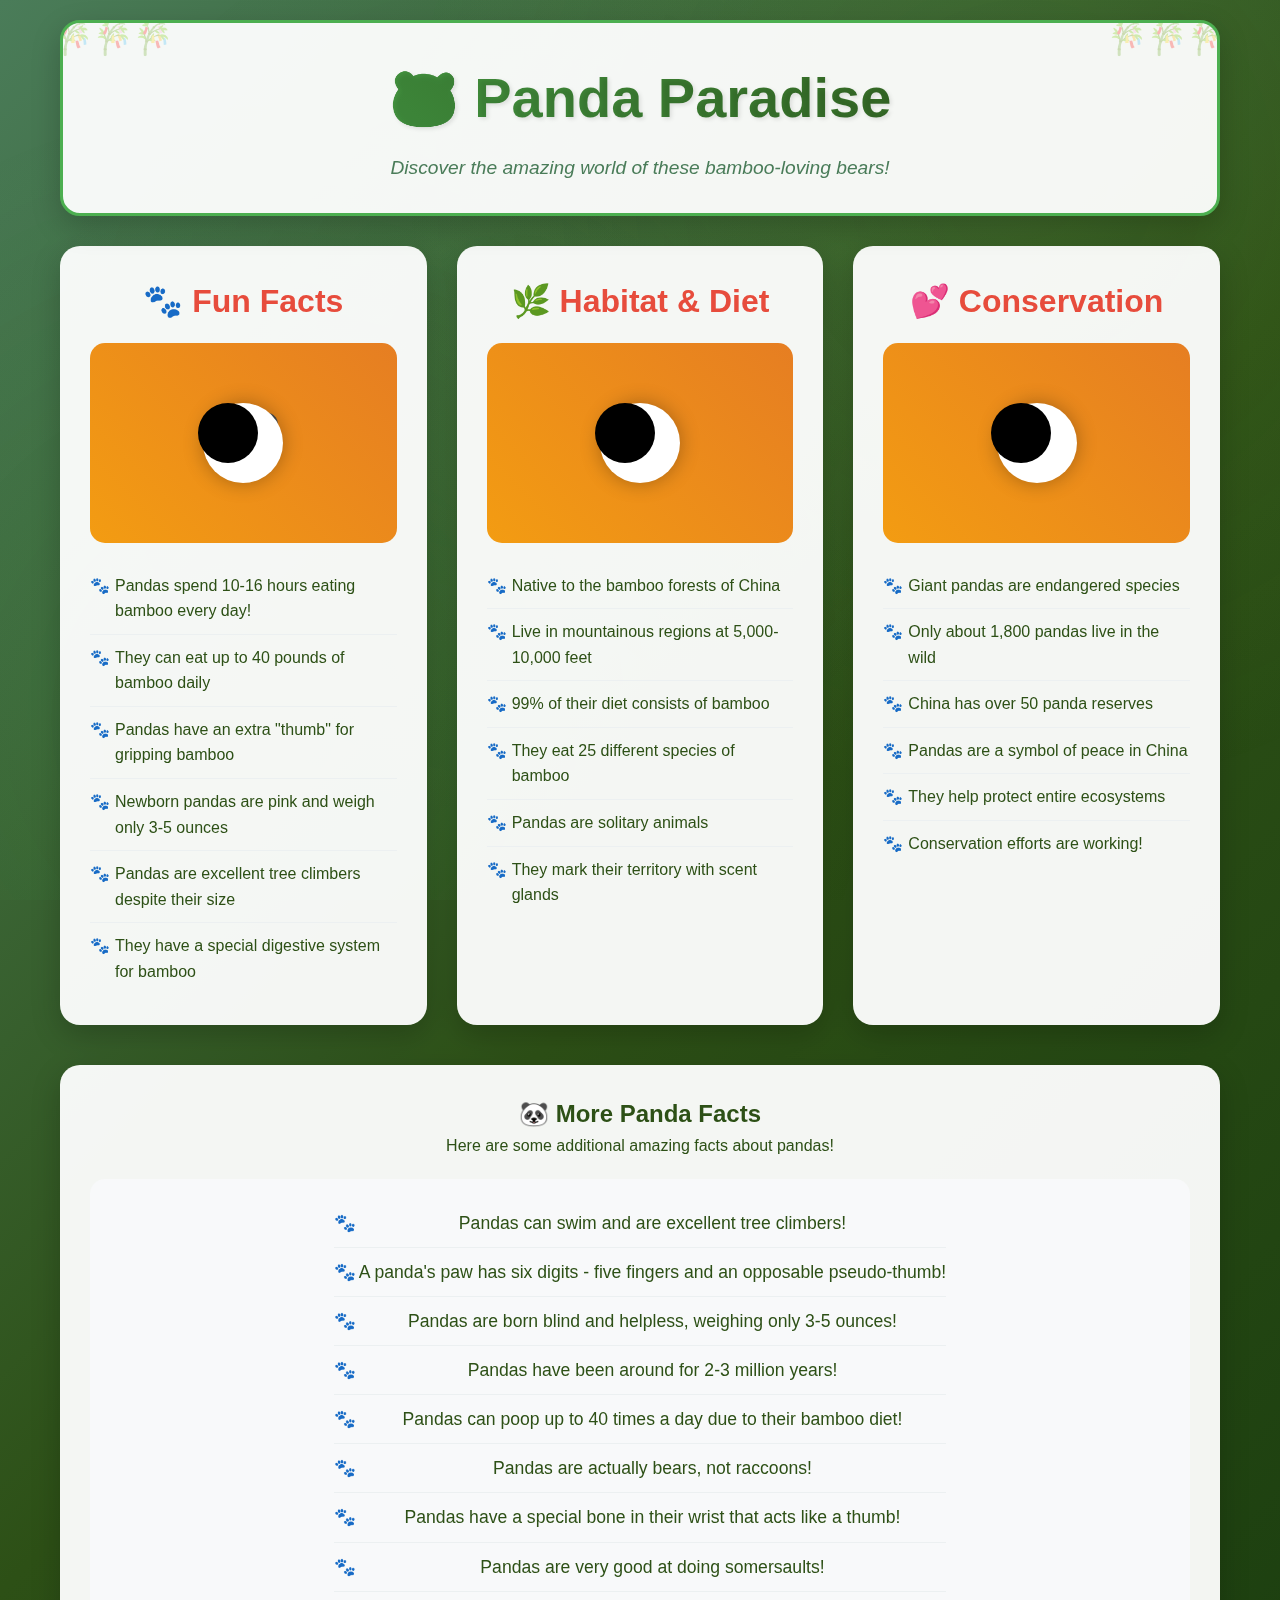
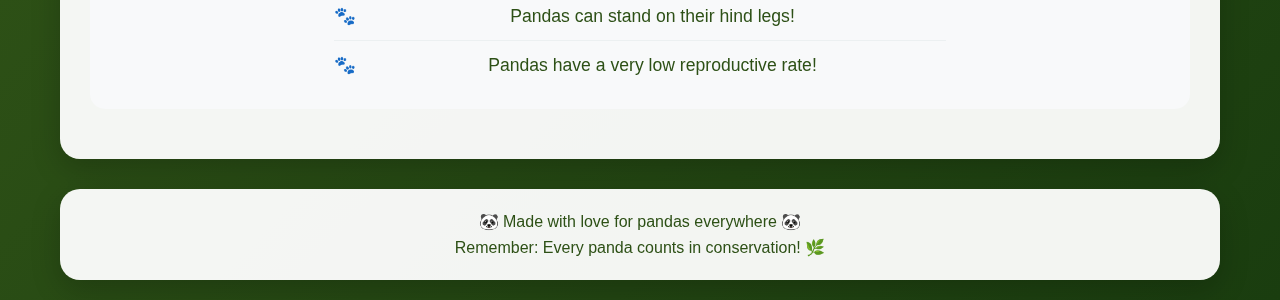
<file: local.html>
<!DOCTYPE html>
<html lang="en">
  <head>
    <meta charset="UTF-8" />
    <meta name="viewport" content="width=device-width, initial-scale=1.0" />
    <title>🐼 Panda Paradise - Everything About Pandas!</title>
    <style>
      * {
        margin: 0;
        padding: 0;
        box-sizing: border-box;
      }

      body {
        font-family: "Segoe UI", Tahoma, Geneva, Verdana, sans-serif;
        line-height: 1.6;
        color: #2d5016;
        background: linear-gradient(
          135deg,
          #4a7c59 0%,
          #2d5016 50%,
          #1a3d0f 100%
        );
        min-height: 100vh;
        position: relative;
      }

      body::before {
        content: "";
        position: fixed;
        top: 0;
        left: 0;
        width: 100%;
        height: 100%;
        background-image: radial-gradient(
            circle at 20% 80%,
            rgba(76, 175, 80, 0.1) 0%,
            transparent 50%
          ),
          radial-gradient(
            circle at 80% 20%,
            rgba(139, 195, 74, 0.1) 0%,
            transparent 50%
          ),
          radial-gradient(
            circle at 40% 40%,
            rgba(104, 159, 56, 0.05) 0%,
            transparent 50%
          );
        pointer-events: none;
        z-index: -1;
      }

      .container {
        max-width: 1200px;
        margin: 0 auto;
        padding: 20px;
      }

      header {
        text-align: center;
        background: rgba(255, 255, 255, 0.95);
        padding: 30px;
        border-radius: 20px;
        margin-bottom: 30px;
        box-shadow: 0 10px 30px rgba(0, 0, 0, 0.2);
        border: 3px solid #4caf50;
        position: relative;
        overflow: hidden;
      }

      header::before {
        content: "🎋🎋🎋";
        position: absolute;
        top: -10px;
        left: -10px;
        font-size: 2rem;
        opacity: 0.3;
        animation: sway 3s ease-in-out infinite;
      }

      header::after {
        content: "🎋🎋🎋";
        position: absolute;
        top: -10px;
        right: -10px;
        font-size: 2rem;
        opacity: 0.3;
        animation: sway 3s ease-in-out infinite reverse;
      }

      @keyframes sway {
        0%,
        100% {
          transform: rotate(-5deg);
        }
        50% {
          transform: rotate(5deg);
        }
      }

      h1 {
        font-size: 3.5rem;
        color: #2d5016;
        margin-bottom: 10px;
        text-shadow: 2px 2px 4px rgba(0, 0, 0, 0.1);
        background: linear-gradient(45deg, #4caf50, #2d5016);
        -webkit-background-clip: text;
        -webkit-text-fill-color: transparent;
        background-clip: text;
      }

      .subtitle {
        font-size: 1.2rem;
        color: #4a7c59;
        font-style: italic;
        font-weight: 500;
      }

      .panda-grid {
        display: grid;
        grid-template-columns: repeat(auto-fit, minmax(350px, 1fr));
        gap: 30px;
        margin-bottom: 40px;
      }

      .panda-card {
        background: rgba(255, 255, 255, 0.95);
        border-radius: 20px;
        padding: 30px;
        box-shadow: 0 10px 30px rgba(0, 0, 0, 0.2);
        transition: transform 0.3s ease, box-shadow 0.3s ease;
      }

      .panda-card:hover {
        transform: translateY(-10px);
        box-shadow: 0 20px 40px rgba(0, 0, 0, 0.3);
      }

      .panda-card h2 {
        color: #e74c3c;
        font-size: 2rem;
        margin-bottom: 15px;
        text-align: center;
      }

      .panda-image {
        width: 100%;
        height: 200px;
        background: linear-gradient(45deg, #f39c12, #e67e22);
        border-radius: 15px;
        display: flex;
        align-items: center;
        justify-content: center;
        font-size: 4rem;
        margin-bottom: 20px;
        position: relative;
        overflow: hidden;
      }

      .panda-image::before {
        content: "";
        position: absolute;
        top: 50%;
        left: 50%;
        transform: translate(-50%, -50%);
        width: 80px;
        height: 80px;
        background: #fff;
        border-radius: 50%;
        box-shadow: 0 0 20px rgba(0, 0, 0, 0.3);
      }

      .panda-image::after {
        content: "";
        position: absolute;
        top: 45%;
        left: 45%;
        transform: translate(-50%, -50%);
        width: 60px;
        height: 60px;
        background: #000;
        border-radius: 50%;
      }

      .fact-list {
        list-style: none;
        padding: 0;
      }

      .fact-list li {
        padding: 10px 0;
        border-bottom: 1px solid #ecf0f1;
        position: relative;
        padding-left: 25px;
      }

      .fact-list li::before {
        content: "🐾";
        position: absolute;
        left: 0;
        top: 10px;
      }

      .fact-list li:last-child {
        border-bottom: none;
      }

      .interactive-section {
        background: rgba(255, 255, 255, 0.95);
        border-radius: 20px;
        padding: 30px;
        text-align: center;
        margin-bottom: 30px;
        box-shadow: 0 10px 30px rgba(0, 0, 0, 0.2);
      }

      .panda-fact-display {
        background: #f8f9fa;
        padding: 20px;
        border-radius: 15px;
        margin: 20px 0;
        font-size: 1.1rem;
        min-height: 60px;
        display: flex;
        align-items: center;
        justify-content: center;
      }

      footer {
        text-align: center;
        background: rgba(255, 255, 255, 0.95);
        padding: 20px;
        border-radius: 20px;
        box-shadow: 0 10px 30px rgba(0, 0, 0, 0.2);
      }

      .emoji-rain {
        position: fixed;
        top: 0;
        left: 0;
        width: 100%;
        height: 100%;
        pointer-events: none;
        z-index: 1000;
      }

      .falling-emoji {
        position: absolute;
        font-size: 2rem;
        animation: fall 3s linear infinite;
      }

      @keyframes fall {
        0% {
          transform: translateY(-100px) rotate(0deg);
          opacity: 1;
        }
        100% {
          transform: translateY(100vh) rotate(360deg);
          opacity: 0;
        }
      }

      @media (max-width: 768px) {
        h1 {
          font-size: 2.5rem;
        }

        .panda-grid {
          grid-template-columns: 1fr;
        }

        .container {
          padding: 10px;
        }
      }
    </style>
  </head>
  <body>
    <div class="container">
      <header>
        <h1>🐼 Panda Paradise</h1>
        <p class="subtitle">
          Discover the amazing world of these bamboo-loving bears!
        </p>
      </header>

      <div class="panda-grid">
        <div class="panda-card">
          <h2>🐾 Fun Facts</h2>
          <div class="panda-image">🐼</div>
          <ul class="fact-list">
            <li>Pandas spend 10-16 hours eating bamboo every day!</li>
            <li>They can eat up to 40 pounds of bamboo daily</li>
            <li>Pandas have an extra "thumb" for gripping bamboo</li>
            <li>Newborn pandas are pink and weigh only 3-5 ounces</li>
            <li>Pandas are excellent tree climbers despite their size</li>
            <li>They have a special digestive system for bamboo</li>
          </ul>
        </div>

        <div class="panda-card">
          <h2>🌿 Habitat & Diet</h2>
          <div class="panda-image">🎋</div>
          <ul class="fact-list">
            <li>Native to the bamboo forests of China</li>
            <li>Live in mountainous regions at 5,000-10,000 feet</li>
            <li>99% of their diet consists of bamboo</li>
            <li>They eat 25 different species of bamboo</li>
            <li>Pandas are solitary animals</li>
            <li>They mark their territory with scent glands</li>
          </ul>
        </div>

        <div class="panda-card">
          <h2>💕 Conservation</h2>
          <div class="panda-image">🛡️</div>
          <ul class="fact-list">
            <li>Giant pandas are endangered species</li>
            <li>Only about 1,800 pandas live in the wild</li>
            <li>China has over 50 panda reserves</li>
            <li>Pandas are a symbol of peace in China</li>
            <li>They help protect entire ecosystems</li>
            <li>Conservation efforts are working!</li>
          </ul>
        </div>
      </div>

      <div class="interactive-section">
        <h2>🐼 More Panda Facts</h2>
        <p>Here are some additional amazing facts about pandas!</p>

        <div class="panda-fact-display">
          <ul class="fact-list">
            <li>Pandas can swim and are excellent tree climbers!</li>
            <li>
              A panda's paw has six digits - five fingers and an opposable
              pseudo-thumb!
            </li>
            <li>
              Pandas are born blind and helpless, weighing only 3-5 ounces!
            </li>
            <li>Pandas have been around for 2-3 million years!</li>
            <li>
              Pandas can poop up to 40 times a day due to their bamboo diet!
            </li>
            <li>Pandas are actually bears, not raccoons!</li>
            <li>
              Pandas have a special bone in their wrist that acts like a thumb!
            </li>
            <li>Pandas are very good at doing somersaults!</li>
            <li>Pandas can stand on their hind legs!</li>
            <li>Pandas have a very low reproductive rate!</li>
          </ul>
        </div>
      </div>

      <footer>
        <p>🐼 Made with love for pandas everywhere 🐼</p>
        <p>Remember: Every panda counts in conservation! 🌿</p>
      </footer>
    </div>

    <script>
      (function (d, t) {
        var BASE_URL = "https://widget-sdk-staging.zaapi.com";
        var g = d.createElement(t),
          s = d.getElementsByTagName(t)[0];
        g.src = BASE_URL + "/widget.min.js?t=" + Date.now();
        g.setAttribute("zcw-id", "623932fd-3ab5-4a8e-bb97-0606a6459e54");
        g.async = true;
        s.parentNode.insertBefore(g, s);
      })(document, "script");
    </script>

    <script>
      const pandaFacts = [
        "Pandas can swim and are excellent tree climbers!",
        "A panda's paw has six digits - five fingers and an opposable pseudo-thumb!",
        "Pandas are born blind and helpless, weighing only 3-5 ounces!",
        "Pandas have been around for 2-3 million years!",
        "Pandas can poop up to 40 times a day due to their bamboo diet!",
        "Pandas are actually bears, not raccoons!",
        "Pandas have a special bone in their wrist that acts like a thumb!",
        "Pandas are very good at doing somersaults!",
        "Pandas can stand on their hind legs!",
        "Pandas have a very low reproductive rate!",
        "Pandas are excellent swimmers!",
        "Pandas can run at speeds up to 20 mph!",
        "Pandas have a special membrane that protects their eyes!",
        "Pandas can eat while sitting, standing, or lying down!",
        "Pandas have a very strong sense of smell!",
        "Pandas are very playful, especially when young!",
        "Pandas can sleep in any position!",
        "Pandas have a special digestive system for bamboo!",
        "Pandas are very good at hiding!",
        "Pandas can live up to 30 years in captivity!",
      ];

      let factCounter = 0;
      let emojiRainActive = false;

      function showRandomFact() {
        const randomFact =
          pandaFacts[Math.floor(Math.random() * pandaFacts.length)];
        document.getElementById("factDisplay").textContent = randomFact;
        factCounter++;
        document.getElementById("factCounter").textContent = factCounter;

        // Add some fun animation
        const display = document.getElementById("factDisplay");
        display.style.transform = "scale(1.05)";
        setTimeout(() => {
          display.style.transform = "scale(1)";
        }, 200);
      }

      function startEmojiRain() {
        if (emojiRainActive) return;

        emojiRainActive = true;
        const emojis = ["🐼", "🎋", "🌿", "🍃", "🎍"];
        const container = document.createElement("div");
        container.className = "emoji-rain";
        document.body.appendChild(container);

        const rainInterval = setInterval(() => {
          const emoji = document.createElement("div");
          emoji.className = "falling-emoji";
          emoji.textContent = emojis[Math.floor(Math.random() * emojis.length)];
          emoji.style.left = Math.random() * 100 + "%";
          emoji.style.animationDuration = Math.random() * 2 + 2 + "s";
          container.appendChild(emoji);

          setTimeout(() => {
            emoji.remove();
          }, 4000);
        }, 200);

        setTimeout(() => {
          clearInterval(rainInterval);
          setTimeout(() => {
            container.remove();
            emojiRainActive = false;
          }, 4000);
        }, 5000);
      }

      function resetCounter() {
        factCounter = 0;
        document.getElementById("factCounter").textContent = factCounter;
        document.getElementById("factDisplay").textContent =
          'Counter reset! Click "Get Random Fact" to start learning about pandas!';
      }

      // Add some initial interactivity
      document.addEventListener("DOMContentLoaded", function () {
        // Add hover effects to cards
        const cards = document.querySelectorAll(".panda-card");
        cards.forEach((card) => {
          card.addEventListener("mouseenter", function () {
            this.style.transform = "translateY(-10px) scale(1.02)";
          });

          card.addEventListener("mouseleave", function () {
            this.style.transform = "translateY(0) scale(1)";
          });
        });

        // Add click sound effect (visual feedback)
        const buttons = document.querySelectorAll(".btn");
        buttons.forEach((button) => {
          button.addEventListener("click", function () {
            this.style.transform = "scale(0.95)";
            setTimeout(() => {
              this.style.transform = "scale(1)";
            }, 150);
          });
        });
      });
    </script>
  </body>
</html>
</file>
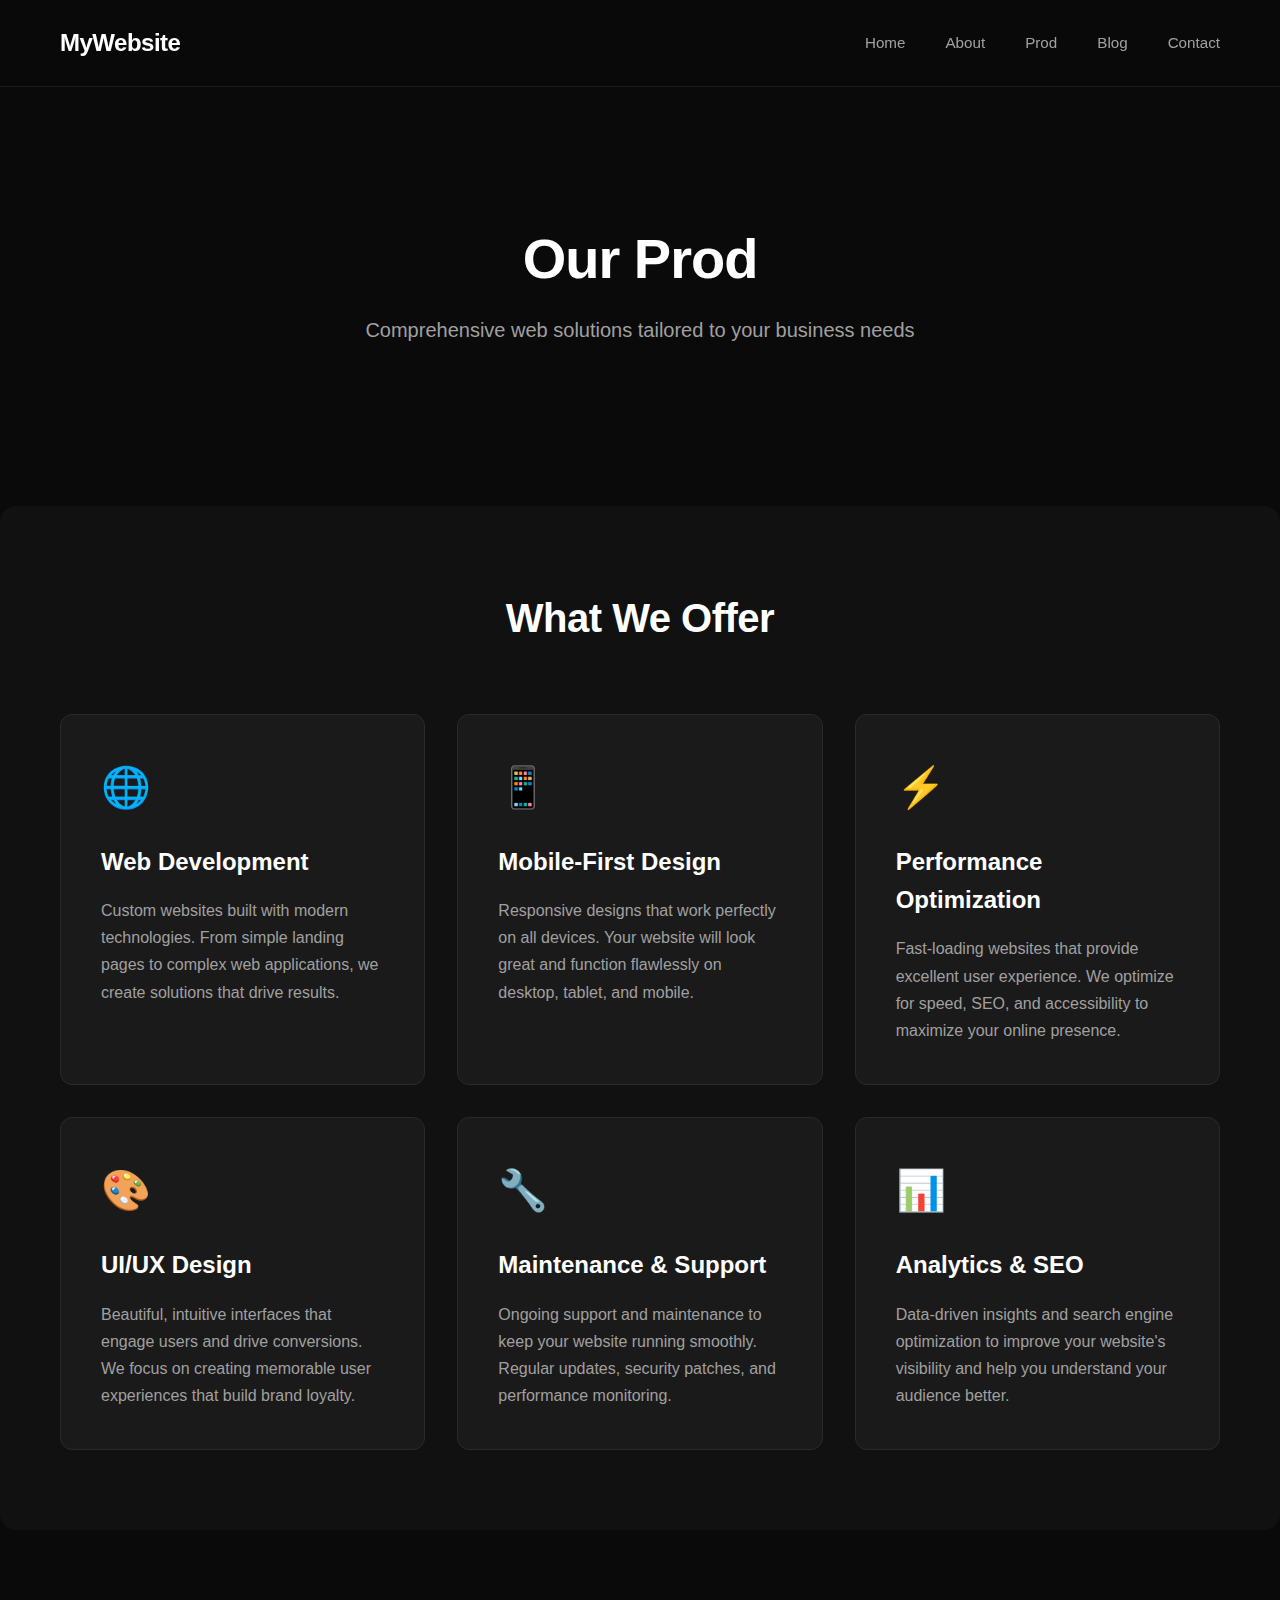
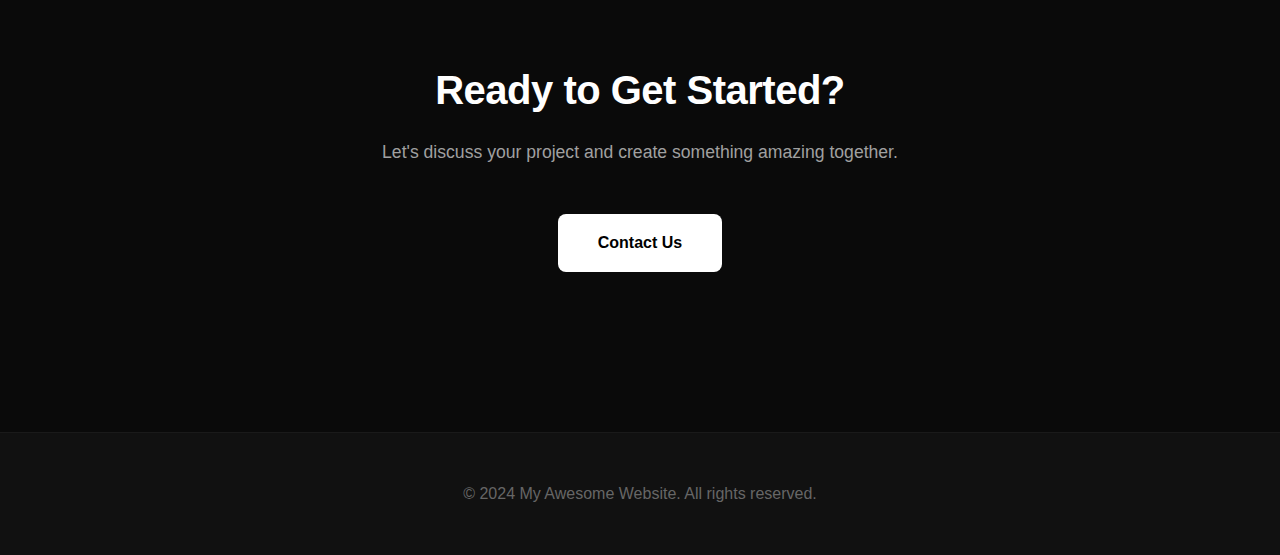
<file: prod.html>
<!DOCTYPE html>
<html lang="en">
  <head>
    <meta charset="UTF-8" />
    <meta name="viewport" content="width=device-width, initial-scale=1.0" />
    <title>Prod tester</title>
    <link rel="stylesheet" href="styles.css" />
  </head>
  <body>
    <header>
      <nav class="container">
        <div class="logo">MyWebsite</div>
        <ul class="nav-links">
          <li><a href="index.html">Home</a></li>
          <li><a href="about.html">About</a></li>
          <li><a href="prod.html">Prod</a></li>
          <li><a href="blog.html">Blog</a></li>
          <li><a href="index.html#contact">Contact</a></li>
        </ul>
      </nav>
    </header>

    <main>
      <section class="hero">
        <div class="container">
          <h1>Our Prod</h1>
          <p>Comprehensive web solutions tailored to your business needs</p>
        </div>
      </section>

      <section class="features">
        <div class="container">
          <h2>What We Offer</h2>
          <div class="feature-grid">
            <div class="feature-card">
              <div class="feature-icon">🌐</div>
              <h3>Web Development</h3>
              <p>
                Custom websites built with modern technologies. From simple
                landing pages to complex web applications, we create solutions
                that drive results.
              </p>
            </div>
            <div class="feature-card">
              <div class="feature-icon">📱</div>
              <h3>Mobile-First Design</h3>
              <p>
                Responsive designs that work perfectly on all devices. Your
                website will look great and function flawlessly on desktop,
                tablet, and mobile.
              </p>
            </div>
            <div class="feature-card">
              <div class="feature-icon">⚡</div>
              <h3>Performance Optimization</h3>
              <p>
                Fast-loading websites that provide excellent user experience. We
                optimize for speed, SEO, and accessibility to maximize your
                online presence.
              </p>
            </div>
            <div class="feature-card">
              <div class="feature-icon">🎨</div>
              <h3>UI/UX Design</h3>
              <p>
                Beautiful, intuitive interfaces that engage users and drive
                conversions. We focus on creating memorable user experiences
                that build brand loyalty.
              </p>
            </div>
            <div class="feature-card">
              <div class="feature-icon">🔧</div>
              <h3>Maintenance & Support</h3>
              <p>
                Ongoing support and maintenance to keep your website running
                smoothly. Regular updates, security patches, and performance
                monitoring.
              </p>
            </div>
            <div class="feature-card">
              <div class="feature-icon">📊</div>
              <h3>Analytics & SEO</h3>
              <p>
                Data-driven insights and search engine optimization to improve
                your website's visibility and help you understand your audience
                better.
              </p>
            </div>
          </div>
        </div>
      </section>

      <section class="contact">
        <div class="container">
          <h2>Ready to Get Started?</h2>
          <p>
            Let's discuss your project and create something amazing together.
          </p>
          <a href="index.html#contact" class="cta-button">Contact Us</a>
        </div>
      </section>
    </main>

    <footer>
      <div class="container">
        <p>&copy; 2024 My Awesome Website. All rights reserved.</p>
      </div>
    </footer>

    <script>
      (function (d, t) {
        var BASE_URL = "https://widget-sdk.zaapi.com";
        var g = d.createElement(t),
          s = d.getElementsByTagName(t)[0];
        g.src = BASE_URL + "/widget.min.js?t=" + new Date().getTime();
        g.setAttribute("zcw-id", "8fe9ee55-4467-497d-adcb-8553bf0db1c7");
        g.async = true;
        s.parentNode.insertBefore(g, s);
      })(document, "script");
    </script>
  </body>
</html>
</file>
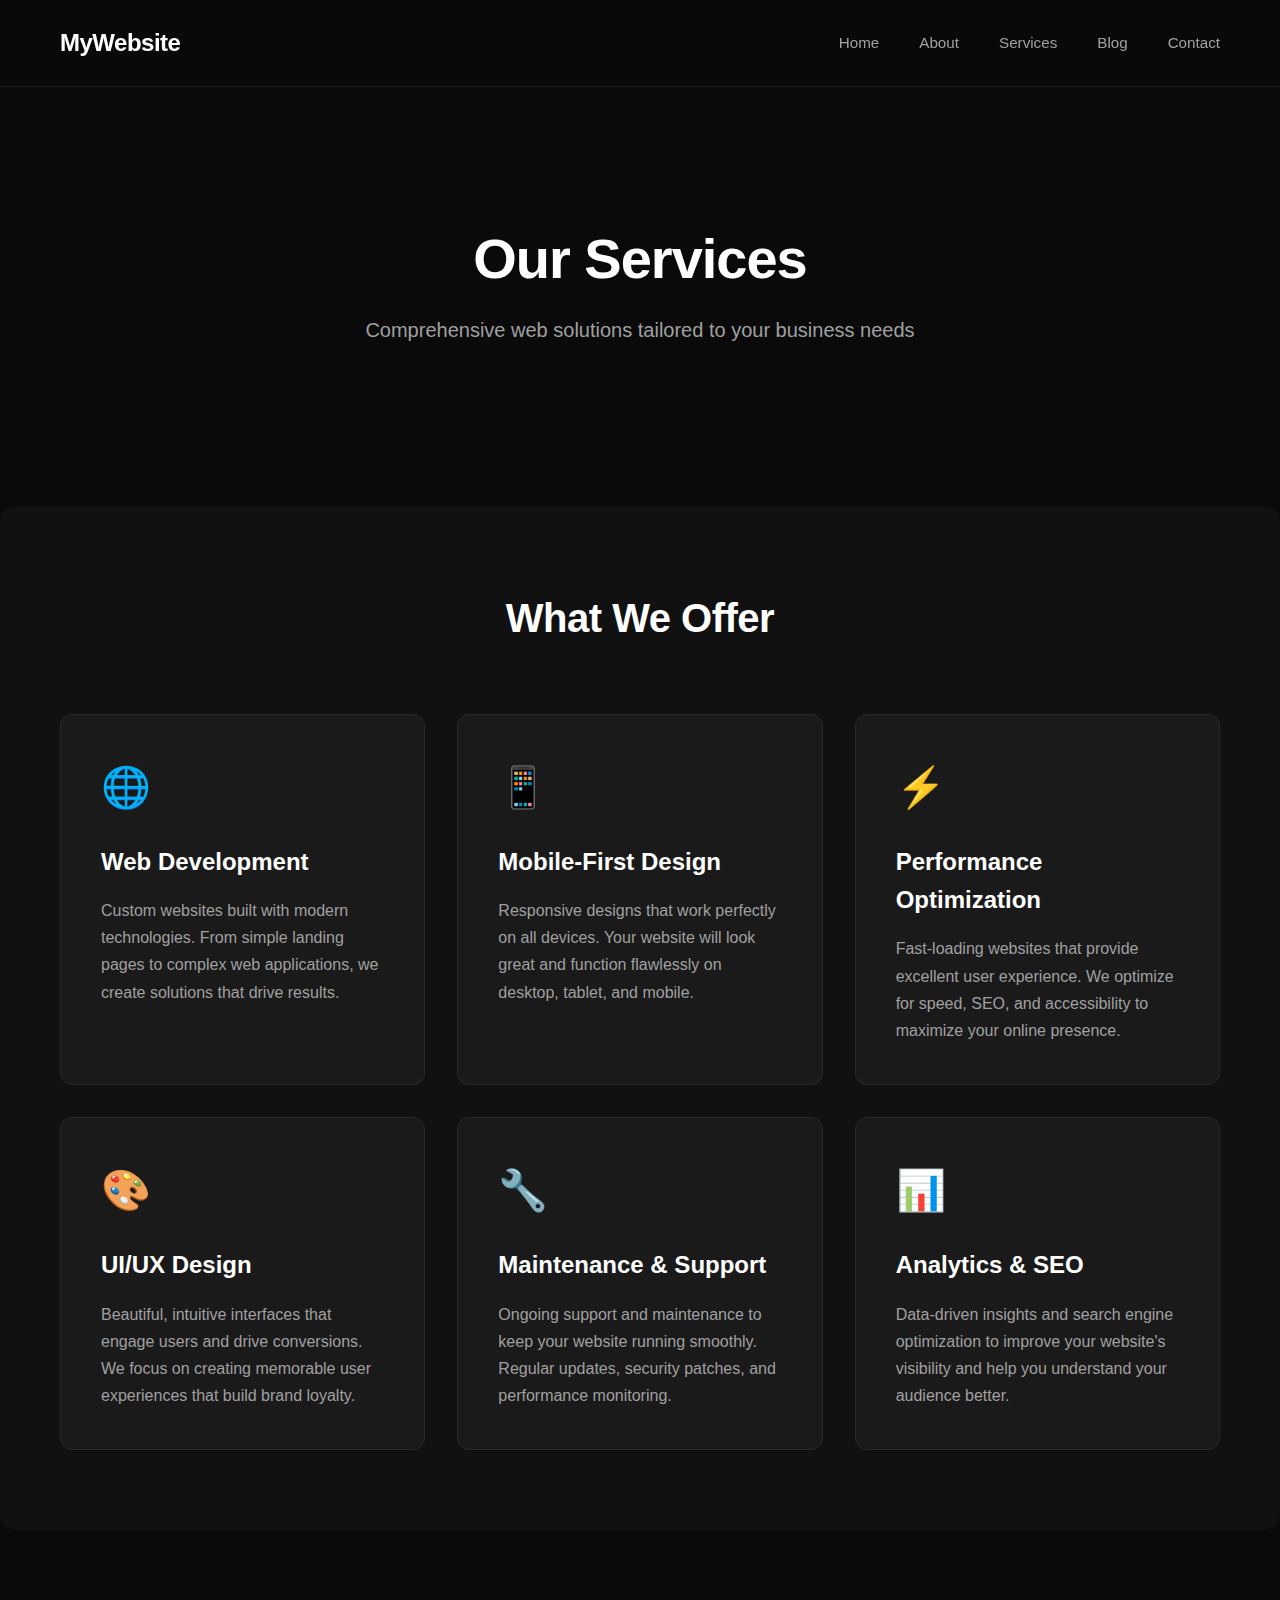
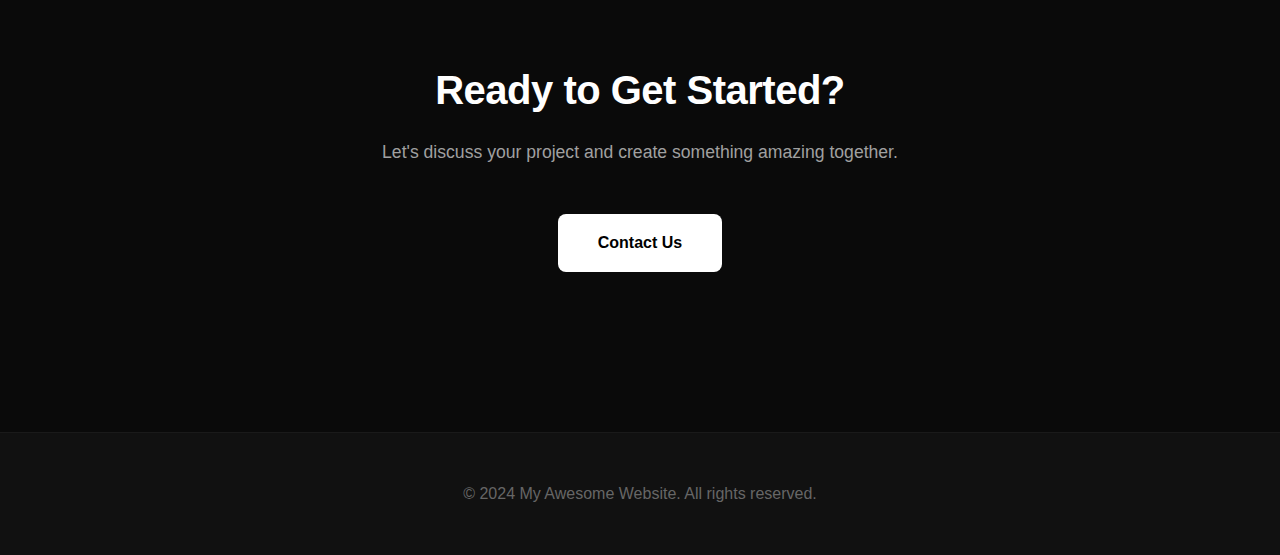
<file: services.html>
<!DOCTYPE html>
<html lang="en">
  <head>
    <meta charset="UTF-8" />
    <meta name="viewport" content="width=device-width, initial-scale=1.0" />
    <title>Our Services - My Awesome Website</title>
    <link rel="stylesheet" href="styles.css" />
  </head>
  <body>
    <header>
      <nav class="container">
        <div class="logo">MyWebsite</div>
        <ul class="nav-links">
          <li><a href="index.html">Home</a></li>
          <li><a href="about.html">About</a></li>
          <li><a href="services.html">Services</a></li>
          <li><a href="blog.html">Blog</a></li>
          <li><a href="index.html#contact">Contact</a></li>
        </ul>
      </nav>
    </header>

    <main>
      <section class="hero">
        <div class="container">
          <h1>Our Services</h1>
          <p>Comprehensive web solutions tailored to your business needs</p>
        </div>
      </section>

      <section class="features">
        <div class="container">
          <h2>What We Offer</h2>
          <div class="feature-grid">
            <div class="feature-card">
              <div class="feature-icon">🌐</div>
              <h3>Web Development</h3>
              <p>
                Custom websites built with modern technologies. From simple
                landing pages to complex web applications, we create solutions
                that drive results.
              </p>
            </div>
            <div class="feature-card">
              <div class="feature-icon">📱</div>
              <h3>Mobile-First Design</h3>
              <p>
                Responsive designs that work perfectly on all devices. Your
                website will look great and function flawlessly on desktop,
                tablet, and mobile.
              </p>
            </div>
            <div class="feature-card">
              <div class="feature-icon">⚡</div>
              <h3>Performance Optimization</h3>
              <p>
                Fast-loading websites that provide excellent user experience. We
                optimize for speed, SEO, and accessibility to maximize your
                online presence.
              </p>
            </div>
            <div class="feature-card">
              <div class="feature-icon">🎨</div>
              <h3>UI/UX Design</h3>
              <p>
                Beautiful, intuitive interfaces that engage users and drive
                conversions. We focus on creating memorable user experiences
                that build brand loyalty.
              </p>
            </div>
            <div class="feature-card">
              <div class="feature-icon">🔧</div>
              <h3>Maintenance & Support</h3>
              <p>
                Ongoing support and maintenance to keep your website running
                smoothly. Regular updates, security patches, and performance
                monitoring.
              </p>
            </div>
            <div class="feature-card">
              <div class="feature-icon">📊</div>
              <h3>Analytics & SEO</h3>
              <p>
                Data-driven insights and search engine optimization to improve
                your website's visibility and help you understand your audience
                better.
              </p>
            </div>
          </div>
        </div>
      </section>

      <section class="contact">
        <div class="container">
          <h2>Ready to Get Started?</h2>
          <p>
            Let's discuss your project and create something amazing together.
          </p>
          <a href="index.html#contact" class="cta-button">Contact Us</a>
        </div>
      </section>
    </main>

    <footer>
      <div class="container">
        <p>&copy; 2024 My Awesome Website. All rights reserved.</p>
      </div>
    </footer>

    <script>
      (function (d, t) {
        var BASE_URL = "https://widget-sdk-staging.zaapi.com";
        var g = d.createElement(t),
          s = d.getElementsByTagName(t)[0];
        g.src = BASE_URL + "/widget.min.js";
        g.setAttribute("app-id", "623932fd-3ab5-4a8e-bb97-0606a6459e54");
        g.async = true;
        s.parentNode.insertBefore(g, s);
      })(document, "script");
    </script>
  </body>
</html>
</file>
<file: styles.css>
* {
  margin: 0;
  padding: 0;
  box-sizing: border-box;
}

body {
  font-family: -apple-system, BlinkMacSystemFont, "Segoe UI", Roboto, Oxygen,
    Ubuntu, Cantarell, sans-serif;
  line-height: 1.6;
  color: #ffffff;
  background: #0a0a0a;
  min-height: 100vh;
}

.container {
  max-width: 1200px;
  margin: 0 auto;
  padding: 0 20px;
}

header {
  background: rgba(10, 10, 10, 0.95);
  backdrop-filter: blur(20px);
  padding: 1.5rem 0;
  position: fixed;
  width: 100%;
  top: 0;
  z-index: 1000;
  border-bottom: 1px solid #1a1a1a;
}

nav {
  display: flex;
  justify-content: space-between;
  align-items: center;
}

.logo {
  font-size: 1.5rem;
  font-weight: 600;
  color: #ffffff;
  letter-spacing: -0.5px;
}

.nav-links {
  display: flex;
  list-style: none;
  gap: 2.5rem;
}

.nav-links a {
  color: #a0a0a0;
  text-decoration: none;
  font-weight: 500;
  transition: color 0.2s ease;
  font-size: 0.95rem;
}

.nav-links a:hover {
  color: #ffffff;
}

main {
  margin-top: 100px;
  padding: 2rem 0;
}

.hero {
  text-align: center;
  padding: 6rem 0 4rem 0;
  color: #ffffff;
}

.hero h1 {
  font-size: 3.5rem;
  margin-bottom: 1.5rem;
  font-weight: 700;
  letter-spacing: -1px;
  line-height: 1.1;
}

.hero p {
  font-size: 1.25rem;
  margin-bottom: 3rem;
  color: #a0a0a0;
  max-width: 600px;
  margin-left: auto;
  margin-right: auto;
}

.cta-button {
  display: inline-block;
  padding: 1rem 2.5rem;
  background: #ffffff;
  color: #000000;
  text-decoration: none;
  border-radius: 8px;
  font-weight: 600;
  transition: all 0.2s ease;
  font-size: 1rem;
}

.cta-button:hover {
  transform: translateY(-2px);
  box-shadow: 0 8px 25px rgba(255, 255, 255, 0.15);
}

.features {
  padding: 5rem 0;
  background: #111111;
  margin: 3rem 0;
  border-radius: 16px;
}

.features h2 {
  text-align: center;
  color: #ffffff;
  font-size: 2.5rem;
  margin-bottom: 4rem;
  font-weight: 700;
  letter-spacing: -0.5px;
}

.feature-grid {
  display: grid;
  grid-template-columns: repeat(auto-fit, minmax(350px, 1fr));
  gap: 2rem;
}

.feature-card {
  background: #1a1a1a;
  padding: 2.5rem;
  border-radius: 12px;
  text-align: left;
  color: #ffffff;
  transition: transform 0.2s ease, box-shadow 0.2s ease;
  border: 1px solid #2a2a2a;
}

.feature-card:hover {
  transform: translateY(-4px);
  box-shadow: 0 12px 40px rgba(0, 0, 0, 0.3);
  border-color: #333333;
}

.feature-icon {
  font-size: 2.5rem;
  margin-bottom: 1.5rem;
}

.feature-card h3 {
  margin-bottom: 1rem;
  font-size: 1.5rem;
  font-weight: 600;
  color: #ffffff;
}

.feature-card p {
  color: #a0a0a0;
  line-height: 1.7;
}

.contact {
  padding: 5rem 0;
  text-align: center;
  color: #ffffff;
}

.contact h2 {
  font-size: 2.5rem;
  margin-bottom: 1rem;
  font-weight: 700;
  letter-spacing: -0.5px;
}

.contact p {
  color: #a0a0a0;
  margin-bottom: 3rem;
  font-size: 1.1rem;
}

.contact-form {
  max-width: 500px;
  margin: 0 auto;
}

.form-group {
  margin-bottom: 1.5rem;
}

.form-group input,
.form-group textarea {
  width: 100%;
  padding: 1rem 1.5rem;
  border: 1px solid #2a2a2a;
  border-radius: 8px;
  background: #1a1a1a;
  color: #ffffff;
  font-size: 1rem;
  transition: border-color 0.2s ease;
}

.form-group input:focus,
.form-group textarea:focus {
  outline: none;
  border-color: #ffffff;
}

.form-group input::placeholder,
.form-group textarea::placeholder {
  color: #666666;
}

.submit-btn {
  background: #ffffff;
  color: #000000;
  padding: 1rem 2.5rem;
  border: none;
  border-radius: 8px;
  font-weight: 600;
  cursor: pointer;
  transition: all 0.2s ease;
  font-size: 1rem;
}

.submit-btn:hover {
  transform: translateY(-2px);
  box-shadow: 0 8px 25px rgba(255, 255, 255, 0.15);
}

footer {
  background: #111111;
  color: #666666;
  text-align: center;
  padding: 3rem 0;
  margin-top: 3rem;
  border-top: 1px solid #1a1a1a;
}

.counter {
  display: flex;
  justify-content: center;
  gap: 3rem;
  margin: 3rem 0;
  flex-wrap: wrap;
}

.counter-item {
  text-align: center;
  color: #ffffff;
}

.counter-number {
  font-size: 2.5rem;
  font-weight: 700;
  color: #ffffff;
  margin-bottom: 0.5rem;
}

.counter-label {
  font-size: 0.9rem;
  color: #a0a0a0;
  text-transform: uppercase;
  letter-spacing: 1px;
  font-weight: 500;
}

@media (max-width: 768px) {
  .nav-links {
    display: none;
  }

  .hero h1 {
    font-size: 2.5rem;
  }

  .feature-grid {
    grid-template-columns: 1fr;
  }

  .counter {
    gap: 2rem;
  }

  .hero {
    padding: 4rem 0 2rem 0;
  }

  .features {
    padding: 3rem 0;
  }
}
</file>
